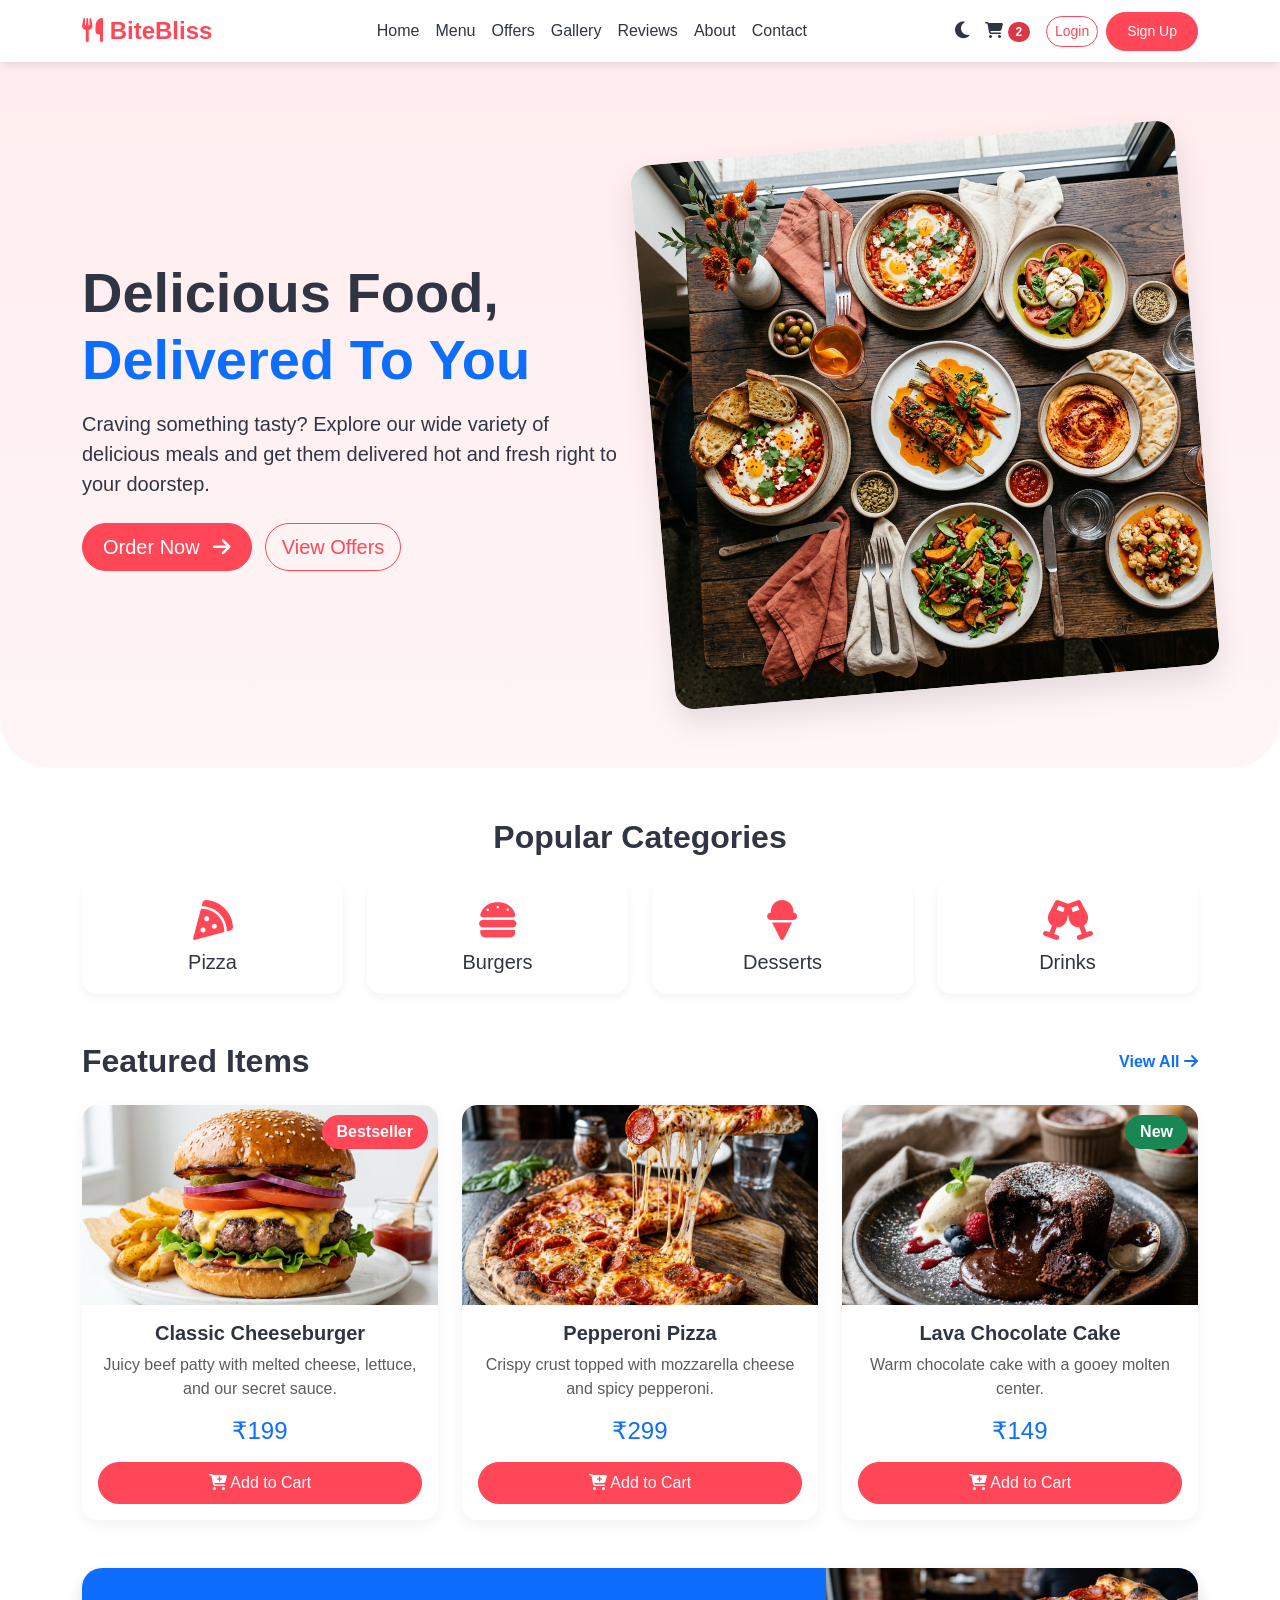
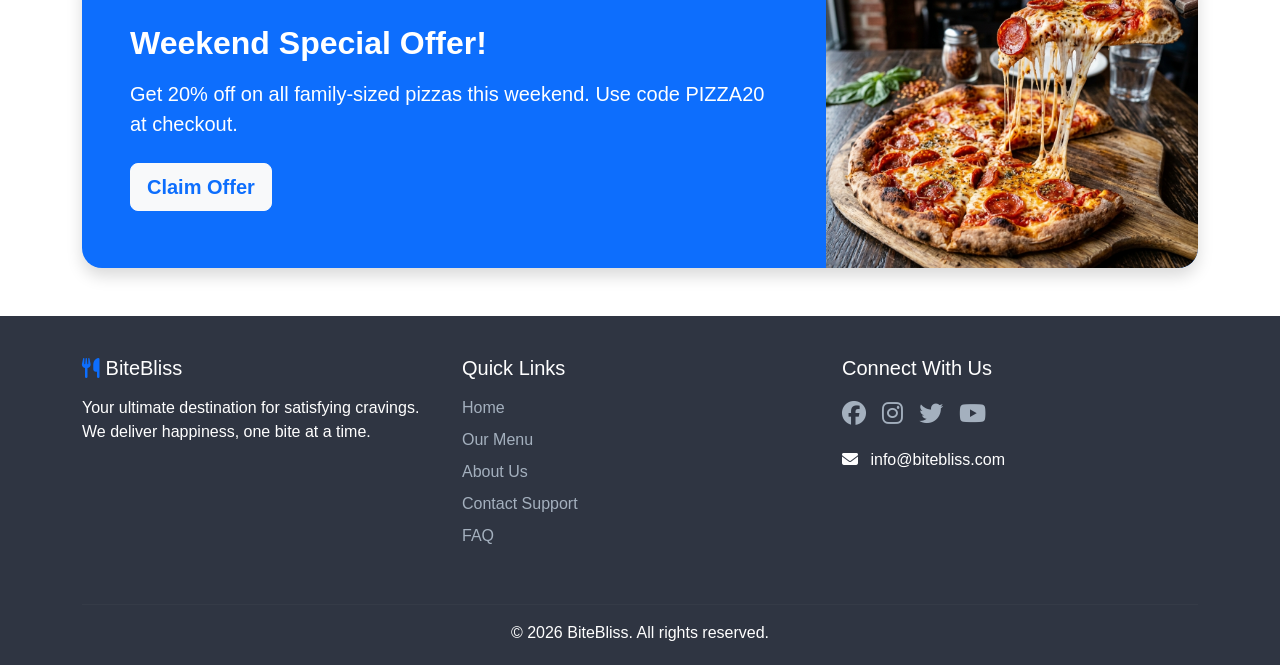
<file: index.html>
<!DOCTYPE html>
<html lang="en">
<head>
    <meta charset="UTF-8">
    <meta name="viewport" content="width=device-width, initial-scale=1.0">
    <title>BiteBliss - Online Food Ordering</title>
    <!-- Bootstrap CSS -->
    <link href="https://cdn.jsdelivr.net/npm/bootstrap@5.3.0/dist/css/bootstrap.min.css" rel="stylesheet">
    <!-- FontAwesome Icons -->
    <link rel="stylesheet" href="https://cdnjs.cloudflare.com/ajax/libs/font-awesome/6.4.0/css/all.min.css">
    <!-- Custom CSS -->
    <link rel="stylesheet" href="css/style.css">
</head>
<body>
    <!-- Navbar -->
    <nav class="navbar navbar-expand-lg sticky-top">
        <div class="container">
            <a class="navbar-brand" href="index.html"><i class="fas fa-utensils"></i> BiteBliss</a>
            <button class="navbar-toggler" type="button" data-bs-toggle="collapse" data-bs-target="#navbarNav">
                <span class="navbar-toggler-icon"></span>
            </button>
            <div class="collapse navbar-collapse" id="navbarNav">
                <ul class="navbar-nav mx-auto">
                    <li class="nav-item"><a class="nav-link active" href="index.html">Home</a></li>
                    <li class="nav-item"><a class="nav-link" href="menu.html">Menu</a></li>
                    <li class="nav-item"><a class="nav-link" href="offers.html">Offers</a></li>
                    <li class="nav-item"><a class="nav-link" href="gallery.html">Gallery</a></li>
                    <li class="nav-item"><a class="nav-link" href="reviews.html">Reviews</a></li>
                    <li class="nav-item"><a class="nav-link" href="about.html">About</a></li>
                    <li class="nav-item"><a class="nav-link" href="contact.html">Contact</a></li>
                </ul>
                <div class="d-flex align-items-center mt-2 mt-lg-0">
                    <span id="darkModeToggle" class="me-3" title="Toggle Dark Mode"><i class="fas fa-moon"></i></span>
                    <a href="cart.html" class="nav-link me-3"><i class="fas fa-shopping-cart"></i> <span class="badge bg-danger rounded-pill">2</span></a>
                    <a href="login.html" class="btn btn-outline-primary btn-sm me-2">Login</a>
                    <a href="register.html" class="btn btn-primary btn-sm">Sign Up</a>
                </div>
            </div>
        </div>
    </nav>

    <!-- Main Content -->
    <main>
        <!-- Hero Section -->
        <section class="hero-section">
            <div class="container">
                <div class="row align-items-center">
                    <div class="col-md-6 mb-4 mb-md-0 text-center text-md-start">
                        <h1 class="display-4 fw-bold mb-3">Delicious Food,<br><span class="text-primary">Delivered To You</span></h1>
                        <p class="lead mb-4">Craving something tasty? Explore our wide variety of delicious meals and get them delivered hot and fresh right to your doorstep.</p>
                        <a href="menu.html" class="btn btn-primary btn-lg me-2">Order Now <i class="fas fa-arrow-right ms-2"></i></a>
                        <a href="offers.html" class="btn btn-outline-primary btn-lg">View Offers</a>
                    </div>
                    <div class="col-md-6 text-center">
                        <img src="images/hero_food.png" alt="Delicious Food" class="hero-img img-fluid">
                    </div>
                </div>
            </div>
        </section>

        <!-- Popular Categories Section -->
        <section class="container mb-5">
            <h2 class="text-center mb-4 fw-bold">Popular Categories</h2>
            <div class="row g-4">
                <div class="col-6 col-md-3">
                    <a href="menu.html" class="category-card">
                        <i class="fas fa-pizza-slice"></i>
                        <h5 class="mb-0">Pizza</h5>
                    </a>
                </div>
                <div class="col-6 col-md-3">
                    <a href="menu.html" class="category-card">
                        <i class="fas fa-hamburger"></i>
                        <h5 class="mb-0">Burgers</h5>
                    </a>
                </div>
                <div class="col-6 col-md-3">
                    <a href="menu.html" class="category-card">
                        <i class="fas fa-ice-cream"></i>
                        <h5 class="mb-0">Desserts</h5>
                    </a>
                </div>
                <div class="col-6 col-md-3">
                    <a href="menu.html" class="category-card">
                        <i class="fas fa-glass-cheers"></i>
                        <h5 class="mb-0">Drinks</h5>
                    </a>
                </div>
            </div>
        </section>

        <!-- Featured Food Items Section -->
        <section class="container mb-5">
            <div class="d-flex justify-content-between align-items-center mb-4">
                <h2 class="fw-bold mb-0">Featured Items</h2>
                <a href="menu.html" class="text-primary text-decoration-none fw-bold">View All <i class="fas fa-arrow-right"></i></a>
            </div>
            <div class="row g-4">
                <!-- Food Item 1 -->
                <div class="col-md-4">
                    <div class="card h-100">
                        <span class="offer-badge">Bestseller</span>
                        <img src="images/burger.png" class="card-img-top" alt="Classic Burger">
                        <div class="card-body text-center">
                            <h5 class="card-title fw-bold">Classic Cheeseburger</h5>
                            <p class="card-text text-muted">Juicy beef patty with melted cheese, lettuce, and our secret sauce.</p>
                            <h4 class="text-primary mb-3">₹199</h4>
                            <button class="btn btn-primary w-100 add-to-cart"><i class="fas fa-cart-plus"></i> Add to Cart</button>
                        </div>
                    </div>
                </div>
                <!-- Food Item 2 -->
                <div class="col-md-4">
                    <div class="card h-100">
                        <img src="images/pizza.png" class="card-img-top" alt="Pepperoni Pizza">
                        <div class="card-body text-center">
                            <h5 class="card-title fw-bold">Pepperoni Pizza</h5>
                            <p class="card-text text-muted">Crispy crust topped with mozzarella cheese and spicy pepperoni.</p>
                            <h4 class="text-primary mb-3">₹299</h4>
                            <button class="btn btn-primary w-100 add-to-cart"><i class="fas fa-cart-plus"></i> Add to Cart</button>
                        </div>
                    </div>
                </div>
                <!-- Food Item 3 -->
                <div class="col-md-4">
                    <div class="card h-100">
                        <span class="offer-badge bg-success">New</span>
                        <img src="images/dessert.png" class="card-img-top" alt="Chocolate Cake">
                        <div class="card-body text-center">
                            <h5 class="card-title fw-bold">Lava Chocolate Cake</h5>
                            <p class="card-text text-muted">Warm chocolate cake with a gooey molten center.</p>
                            <h4 class="text-primary mb-3">₹149</h4>
                            <button class="btn btn-primary w-100 add-to-cart"><i class="fas fa-cart-plus"></i> Add to Cart</button>
                        </div>
                    </div>
                </div>
            </div>
        </section>

        <!-- Special Offers Banner -->
        <section class="container mb-5">
            <div class="card bg-primary text-white border-0 shadow" style="border-radius: 20px; overflow: hidden;">
                <div class="row g-0 align-items-center">
                    <div class="col-md-8 p-5">
                        <h2 class="fw-bold mb-3">Weekend Special Offer!</h2>
                        <p class="lead mb-4">Get 20% off on all family-sized pizzas this weekend. Use code <strong>PIZZA20</strong> at checkout.</p>
                        <a href="offers.html" class="btn btn-light btn-lg text-primary fw-bold">Claim Offer</a>
                    </div>
                    <div class="col-md-4 d-none d-md-block" style="background: url('images/pizza.png') center/cover; height: 100%; min-height: 300px;">
                    </div>
                </div>
            </div>
        </section>
    </main>

    <!-- Footer -->
    <footer>
        <div class="container">
            <div class="row">
                <div class="col-md-4 mb-4">
                    <h5><i class="fas fa-utensils text-primary"></i> BiteBliss</h5>
                    <p class="mt-3">Your ultimate destination for satisfying cravings. We deliver happiness, one bite at a time.</p>
                </div>
                <div class="col-md-4 mb-4">
                    <h5>Quick Links</h5>
                    <ul class="list-unstyled mt-3">
                        <li class="mb-2"><a href="index.html">Home</a></li>
                        <li class="mb-2"><a href="menu.html">Our Menu</a></li>
                        <li class="mb-2"><a href="about.html">About Us</a></li>
                        <li class="mb-2"><a href="contact.html">Contact Support</a></li>
                        <li class="mb-2"><a href="faq.html">FAQ</a></li>
                    </ul>
                </div>
                <div class="col-md-4 mb-4">
                    <h5>Connect With Us</h5>
                    <div class="d-flex gap-3 mt-3 fs-4">
                        <a href="#"><i class="fab fa-facebook"></i></a>
                        <a href="#"><i class="fab fa-instagram"></i></a>
                        <a href="#"><i class="fab fa-twitter"></i></a>
                        <a href="#"><i class="fab fa-youtube"></i></a>
                    </div>
                    <p class="mt-3"><i class="fas fa-envelope me-2"></i> info@bitebliss.com</p>
                </div>
            </div>
            <hr style="border-color: rgba(255,255,255,0.1);">
            <div class="text-center mt-3">
                <p class="mb-0">&copy; 2026 BiteBliss. All rights reserved.</p>
            </div>
        </div>
    </footer>

    <!-- Bootstrap JS -->
    <script src="https://cdn.jsdelivr.net/npm/bootstrap@5.3.0/dist/js/bootstrap.bundle.min.js"></script>
    <!-- Custom JS -->
    <script src="js/script.js"></script>
</body>
</html>
</file>
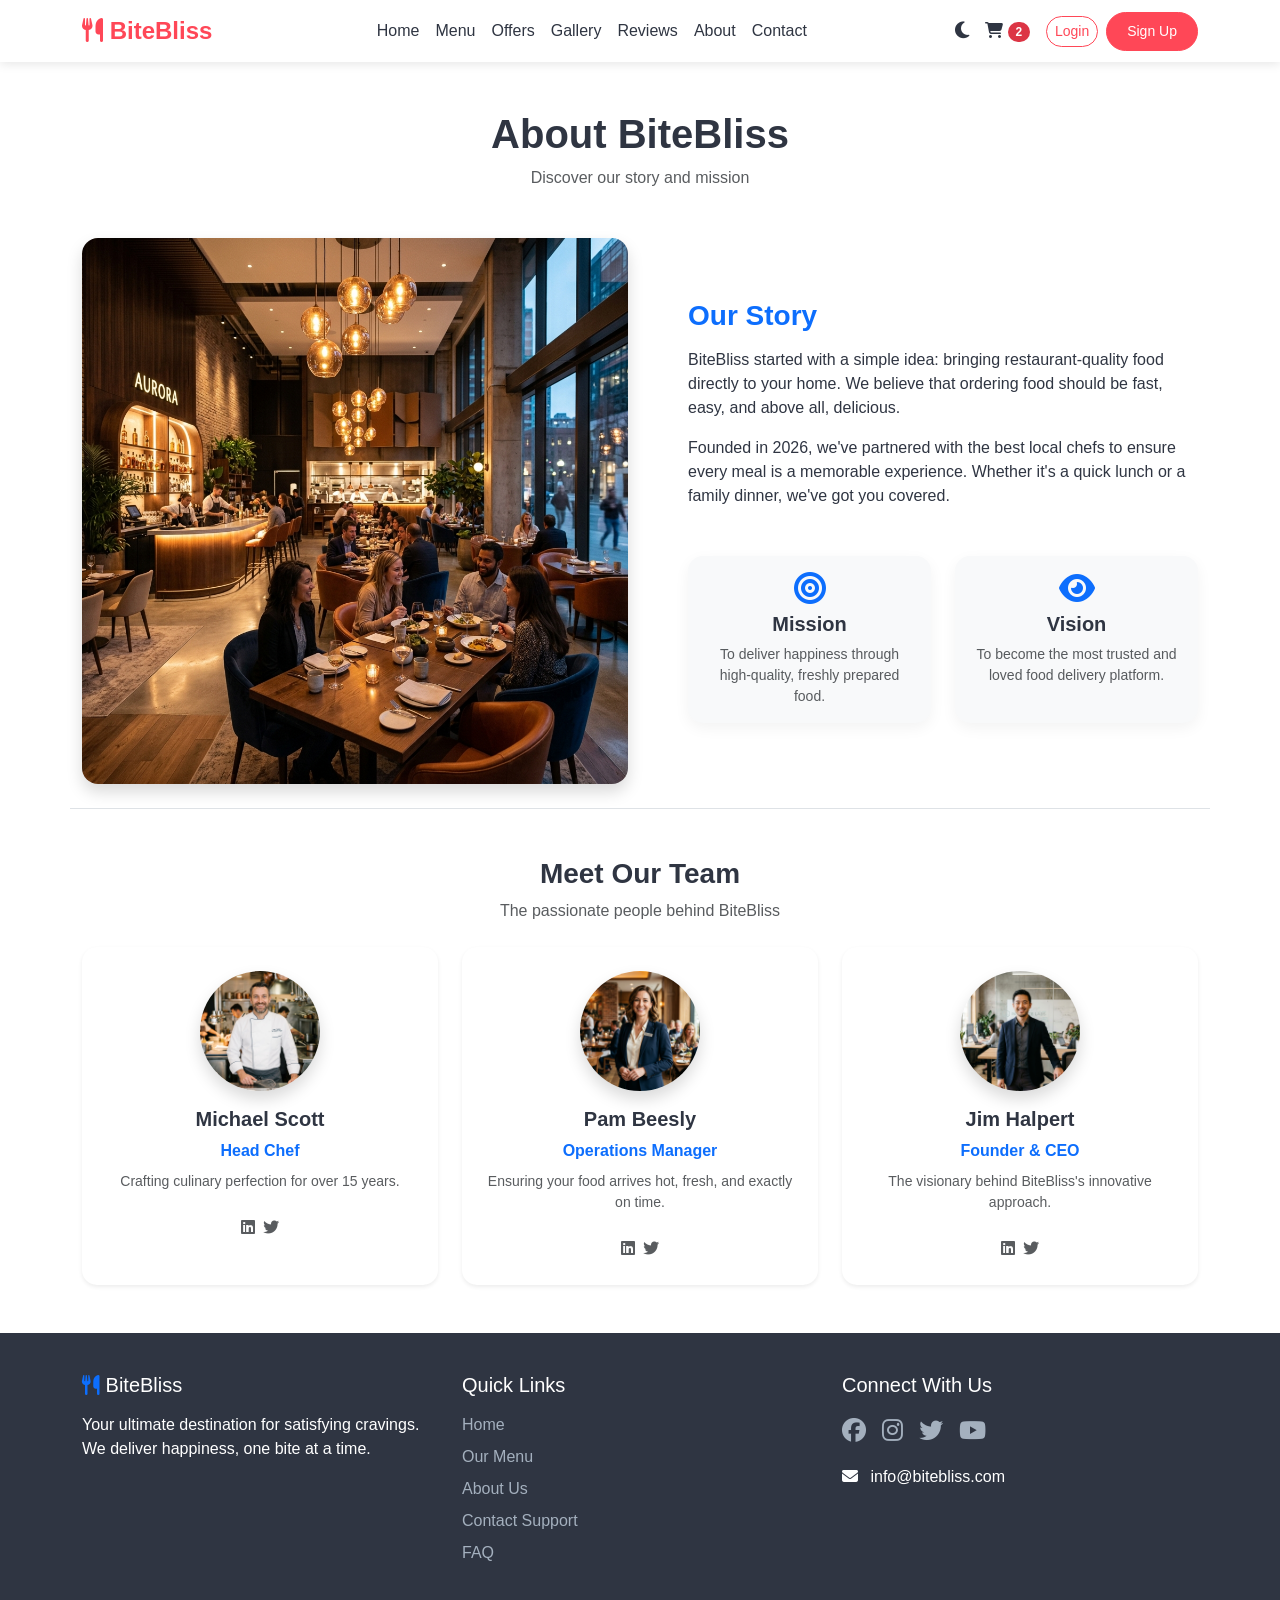
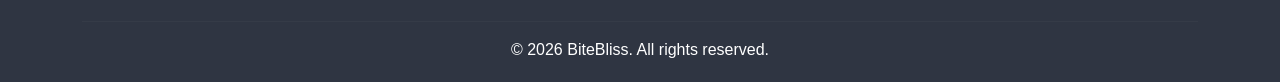
<file: about.html>
<!DOCTYPE html>
<html lang="en">
<head>
    <meta charset="UTF-8">
    <meta name="viewport" content="width=device-width, initial-scale=1.0">
    <title>About - BiteBliss</title>
    <!-- Bootstrap CSS -->
    <link href="https://cdn.jsdelivr.net/npm/bootstrap@5.3.0/dist/css/bootstrap.min.css" rel="stylesheet">
    <!-- FontAwesome Icons -->
    <link rel="stylesheet" href="https://cdnjs.cloudflare.com/ajax/libs/font-awesome/6.4.0/css/all.min.css">
    <!-- Custom CSS -->
    <link rel="stylesheet" href="css/style.css">
</head>
<body>
    <!-- Navbar -->
    <nav class="navbar navbar-expand-lg sticky-top">
        <div class="container">
            <a class="navbar-brand" href="index.html"><i class="fas fa-utensils"></i> BiteBliss</a>
            <button class="navbar-toggler" type="button" data-bs-toggle="collapse" data-bs-target="#navbarNav">
                <span class="navbar-toggler-icon"></span>
            </button>
            <div class="collapse navbar-collapse" id="navbarNav">
                <ul class="navbar-nav mx-auto">
                    <li class="nav-item"><a class="nav-link" href="index.html">Home</a></li>
                    <li class="nav-item"><a class="nav-link" href="menu.html">Menu</a></li>
                    <li class="nav-item"><a class="nav-link" href="offers.html">Offers</a></li>
                    <li class="nav-item"><a class="nav-link" href="gallery.html">Gallery</a></li>
                    <li class="nav-item"><a class="nav-link" href="reviews.html">Reviews</a></li>
                    <li class="nav-item"><a class="nav-link active" href="about.html">About</a></li>
                    <li class="nav-item"><a class="nav-link" href="contact.html">Contact</a></li>
                </ul>
                <div class="d-flex align-items-center mt-2 mt-lg-0">
                    <span id="darkModeToggle" class="me-3" title="Toggle Dark Mode"><i class="fas fa-moon"></i></span>
                    <a href="cart.html" class="nav-link me-3"><i class="fas fa-shopping-cart"></i> <span class="badge bg-danger rounded-pill">2</span></a>
                    <a href="login.html" class="btn btn-outline-primary btn-sm me-2">Login</a>
                    <a href="register.html" class="btn btn-primary btn-sm">Sign Up</a>
                </div>
            </div>
        </div>
    </nav>

    <!-- Main Content -->
    <main class="py-5">
        <div class="container">
            <div class="text-center mb-5">
                <h1 class="fw-bold">About BiteBliss</h1>
                <p class="text-muted">Discover our story and mission</p>
            </div>

            <!-- Story Section -->
            <div class="row align-items-center mb-5 pb-4 border-bottom">
                <div class="col-md-6 mb-4 mb-md-0">
                    <img src="images/restaurant_interior.png" class="img-fluid rounded-4 shadow" alt="Restaurant Interior">
                </div>
                <div class="col-md-6 ps-md-5">
                    <h3 class="fw-bold mb-3 text-primary">Our Story</h3>
                    <p>BiteBliss started with a simple idea: bringing restaurant-quality food directly to your home. We believe that ordering food should be fast, easy, and above all, delicious.</p>
                    <p>Founded in 2026, we've partnered with the best local chefs to ensure every meal is a memorable experience. Whether it's a quick lunch or a family dinner, we've got you covered.</p>
                    
                    <div class="row mt-4 g-4">
                        <div class="col-6">
                            <div class="card bg-light border-0 h-100 p-3 text-center">
                                <i class="fas fa-bullseye text-primary fs-2 mb-2"></i>
                                <h5 class="fw-bold">Mission</h5>
                                <p class="small text-muted mb-0">To deliver happiness through high-quality, freshly prepared food.</p>
                            </div>
                        </div>
                        <div class="col-6">
                            <div class="card bg-light border-0 h-100 p-3 text-center">
                                <i class="fas fa-eye text-primary fs-2 mb-2"></i>
                                <h5 class="fw-bold">Vision</h5>
                                <p class="small text-muted mb-0">To become the most trusted and loved food delivery platform.</p>
                            </div>
                        </div>
                    </div>
                </div>
            </div>

            <!-- Team Section -->
            <div class="text-center mb-4">
                <h3 class="fw-bold">Meet Our Team</h3>
                <p class="text-muted">The passionate people behind BiteBliss</p>
            </div>
            
            <div class="row g-4 text-center">
                <div class="col-md-4">
                    <div class="card h-100 p-4 border-0 shadow-sm">
                        <img src="images/person_1.png" class="rounded-circle mx-auto mb-3 shadow" style="width: 120px; height: 120px; object-fit: cover;" alt="Chef">
                        <h5 class="fw-bold">Michael Scott</h5>
                        <p class="text-primary mb-2 fw-bold">Head Chef</p>
                        <p class="text-muted small">Crafting culinary perfection for over 15 years.</p>
                        <div class="d-flex justify-content-center gap-2 mt-2">
                            <a href="#" class="text-muted"><i class="fab fa-linkedin"></i></a>
                            <a href="#" class="text-muted"><i class="fab fa-twitter"></i></a>
                        </div>
                    </div>
                </div>
                <div class="col-md-4">
                    <div class="card h-100 p-4 border-0 shadow-sm">
                        <img src="images/person_2.png" class="rounded-circle mx-auto mb-3 shadow" style="width: 120px; height: 120px; object-fit: cover;" alt="Manager">
                        <h5 class="fw-bold">Pam Beesly</h5>
                        <p class="text-primary mb-2 fw-bold">Operations Manager</p>
                        <p class="text-muted small">Ensuring your food arrives hot, fresh, and exactly on time.</p>
                        <div class="d-flex justify-content-center gap-2 mt-2">
                            <a href="#" class="text-muted"><i class="fab fa-linkedin"></i></a>
                            <a href="#" class="text-muted"><i class="fab fa-twitter"></i></a>
                        </div>
                    </div>
                </div>
                <div class="col-md-4">
                    <div class="card h-100 p-4 border-0 shadow-sm">
                        <img src="images/person_3.png" class="rounded-circle mx-auto mb-3 shadow" style="width: 120px; height: 120px; object-fit: cover;" alt="Founder">
                        <h5 class="fw-bold">Jim Halpert</h5>
                        <p class="text-primary mb-2 fw-bold">Founder & CEO</p>
                        <p class="text-muted small">The visionary behind BiteBliss's innovative approach.</p>
                        <div class="d-flex justify-content-center gap-2 mt-2">
                            <a href="#" class="text-muted"><i class="fab fa-linkedin"></i></a>
                            <a href="#" class="text-muted"><i class="fab fa-twitter"></i></a>
                        </div>
                    </div>
                </div>
            </div>
        </div>
    </main>

    <!-- Footer -->
    <footer>
        <div class="container">
            <div class="row">
                <div class="col-md-4 mb-4">
                    <h5><i class="fas fa-utensils text-primary"></i> BiteBliss</h5>
                    <p class="mt-3">Your ultimate destination for satisfying cravings. We deliver happiness, one bite at a time.</p>
                </div>
                <div class="col-md-4 mb-4">
                    <h5>Quick Links</h5>
                    <ul class="list-unstyled mt-3">
                        <li class="mb-2"><a href="index.html">Home</a></li>
                        <li class="mb-2"><a href="menu.html">Our Menu</a></li>
                        <li class="mb-2"><a href="about.html">About Us</a></li>
                        <li class="mb-2"><a href="contact.html">Contact Support</a></li>
                        <li class="mb-2"><a href="faq.html">FAQ</a></li>
                    </ul>
                </div>
                <div class="col-md-4 mb-4">
                    <h5>Connect With Us</h5>
                    <div class="d-flex gap-3 mt-3 fs-4">
                        <a href="#"><i class="fab fa-facebook"></i></a>
                        <a href="#"><i class="fab fa-instagram"></i></a>
                        <a href="#"><i class="fab fa-twitter"></i></a>
                        <a href="#"><i class="fab fa-youtube"></i></a>
                    </div>
                    <p class="mt-3"><i class="fas fa-envelope me-2"></i> info@bitebliss.com</p>
                </div>
            </div>
            <hr style="border-color: rgba(255,255,255,0.1);">
            <div class="text-center mt-3">
                <p class="mb-0">&copy; 2026 BiteBliss. All rights reserved.</p>
            </div>
        </div>
    </footer>

    <!-- Bootstrap JS -->
    <script src="https://cdn.jsdelivr.net/npm/bootstrap@5.3.0/dist/js/bootstrap.bundle.min.js"></script>
    <!-- Custom JS -->
    <script src="js/script.js"></script>
</body>
</html>
</file>
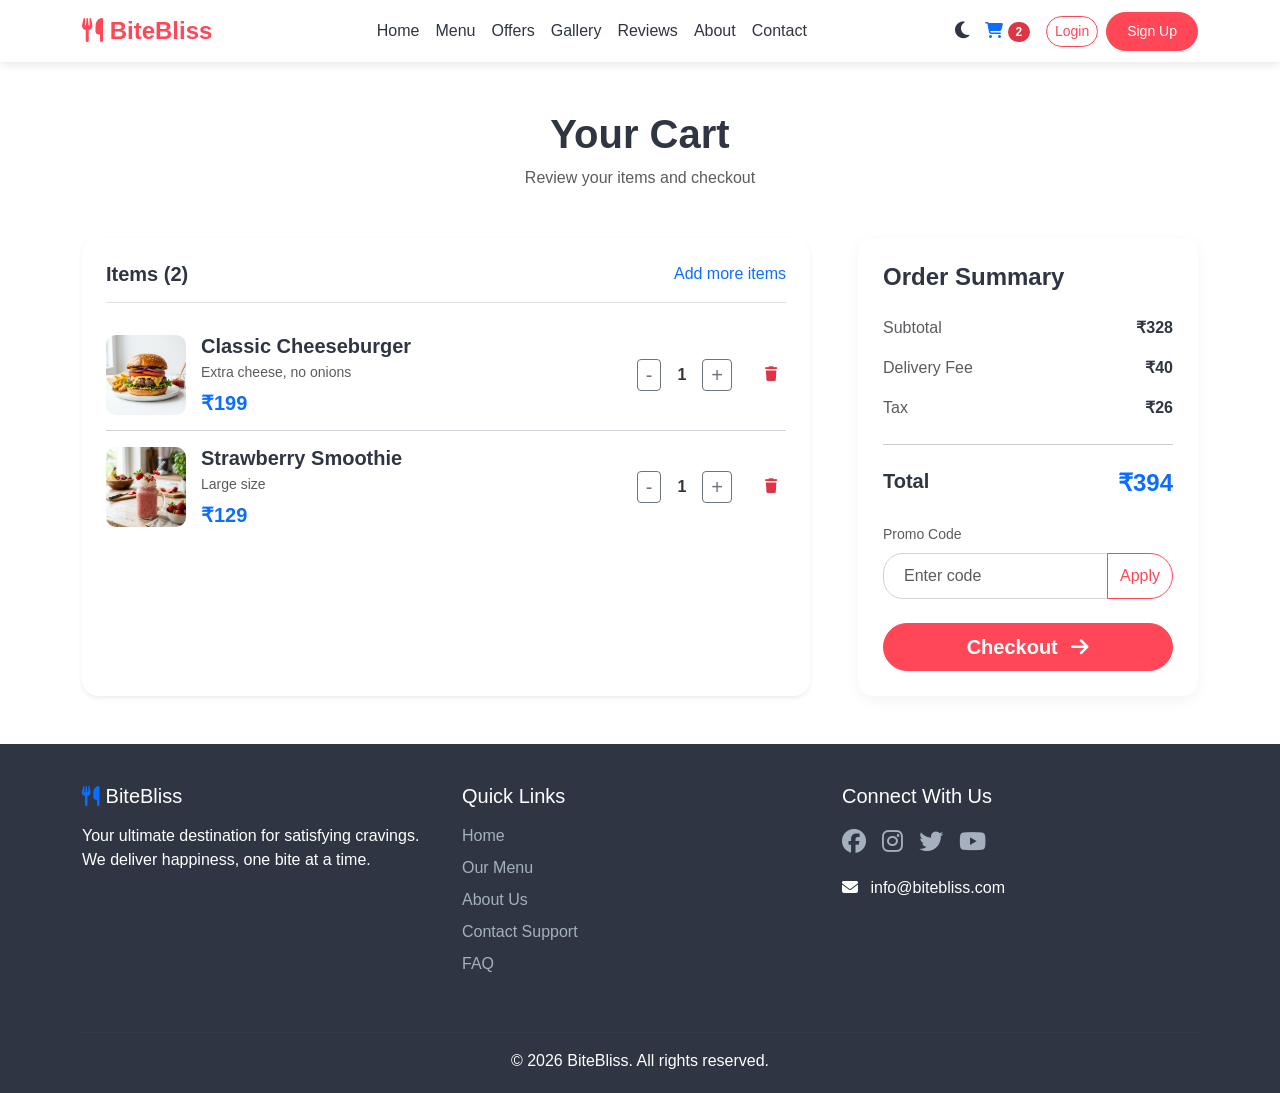
<file: cart.html>
<!DOCTYPE html>
<html lang="en">
<head>
    <meta charset="UTF-8">
    <meta name="viewport" content="width=device-width, initial-scale=1.0">
    <title>Cart - BiteBliss</title>
    <!-- Bootstrap CSS -->
    <link href="https://cdn.jsdelivr.net/npm/bootstrap@5.3.0/dist/css/bootstrap.min.css" rel="stylesheet">
    <!-- FontAwesome Icons -->
    <link rel="stylesheet" href="https://cdnjs.cloudflare.com/ajax/libs/font-awesome/6.4.0/css/all.min.css">
    <!-- Custom CSS -->
    <link rel="stylesheet" href="css/style.css">
</head>
<body>
    <!-- Navbar -->
    <nav class="navbar navbar-expand-lg sticky-top">
        <div class="container">
            <a class="navbar-brand" href="index.html"><i class="fas fa-utensils"></i> BiteBliss</a>
            <button class="navbar-toggler" type="button" data-bs-toggle="collapse" data-bs-target="#navbarNav">
                <span class="navbar-toggler-icon"></span>
            </button>
            <div class="collapse navbar-collapse" id="navbarNav">
                <ul class="navbar-nav mx-auto">
                    <li class="nav-item"><a class="nav-link" href="index.html">Home</a></li>
                    <li class="nav-item"><a class="nav-link" href="menu.html">Menu</a></li>
                    <li class="nav-item"><a class="nav-link" href="offers.html">Offers</a></li>
                    <li class="nav-item"><a class="nav-link" href="gallery.html">Gallery</a></li>
                    <li class="nav-item"><a class="nav-link" href="reviews.html">Reviews</a></li>
                    <li class="nav-item"><a class="nav-link" href="about.html">About</a></li>
                    <li class="nav-item"><a class="nav-link" href="contact.html">Contact</a></li>
                </ul>
                <div class="d-flex align-items-center mt-2 mt-lg-0">
                    <span id="darkModeToggle" class="me-3" title="Toggle Dark Mode"><i class="fas fa-moon"></i></span>
                    <a href="cart.html" class="nav-link me-3 active"><i class="fas fa-shopping-cart text-primary"></i> <span class="badge bg-danger rounded-pill">2</span></a>
                    <a href="login.html" class="btn btn-outline-primary btn-sm me-2">Login</a>
                    <a href="register.html" class="btn btn-primary btn-sm">Sign Up</a>
                </div>
            </div>
        </div>
    </nav>

    <!-- Main Content -->
    <main class="py-5">
        <div class="container">
            <div class="text-center mb-5">
                <h1 class="fw-bold">Your Cart</h1>
                <p class="text-muted">Review your items and checkout</p>
            </div>
            
            <div class="row g-5">
                <!-- Cart Items -->
                <div class="col-lg-8">
                    <div class="card border-0 shadow-sm rounded-4 p-4 mb-4">
                        <div class="d-flex justify-content-between border-bottom pb-3 mb-3">
                            <h5 class="fw-bold mb-0">Items (2)</h5>
                            <a href="menu.html" class="text-primary text-decoration-none">Add more items</a>
                        </div>
                        
                        <!-- Item 1 -->
                        <div class="cart-item">
                            <img src="images/burger.png" alt="Classic Burger">
                            <div class="flex-grow-1">
                                <h5 class="fw-bold mb-1">Classic Cheeseburger</h5>
                                <p class="text-muted small mb-2">Extra cheese, no onions</p>
                                <h5 class="text-primary fw-bold mb-0">₹199</h5>
                            </div>
                            <div class="d-flex align-items-center">
                                <button class="btn btn-sm btn-outline-secondary px-2 py-0 fs-5">-</button>
                                <span class="mx-3 fw-bold">1</span>
                                <button class="btn btn-sm btn-outline-secondary px-2 py-0 fs-5">+</button>
                                <button class="btn btn-sm text-danger ms-4"><i class="fas fa-trash"></i></button>
                            </div>
                        </div>
                        
                        <!-- Item 2 -->
                        <div class="cart-item border-bottom-0 pb-0">
                            <img src="images/smoothie.png" alt="Strawberry Smoothie">
                            <div class="flex-grow-1">
                                <h5 class="fw-bold mb-1">Strawberry Smoothie</h5>
                                <p class="text-muted small mb-2">Large size</p>
                                <h5 class="text-primary fw-bold mb-0">₹129</h5>
                            </div>
                            <div class="d-flex align-items-center">
                                <button class="btn btn-sm btn-outline-secondary px-2 py-0 fs-5">-</button>
                                <span class="mx-3 fw-bold">1</span>
                                <button class="btn btn-sm btn-outline-secondary px-2 py-0 fs-5">+</button>
                                <button class="btn btn-sm text-danger ms-4"><i class="fas fa-trash"></i></button>
                            </div>
                        </div>
                    </div>
                </div>
                
                <!-- Order Summary -->
                <div class="col-lg-4">
                    <div class="cart-summary">
                        <h4 class="fw-bold mb-4">Order Summary</h4>
                        
                        <div class="d-flex justify-content-between mb-3">
                            <span class="text-muted">Subtotal</span>
                            <span class="fw-bold">₹328</span>
                        </div>
                        <div class="d-flex justify-content-between mb-3">
                            <span class="text-muted">Delivery Fee</span>
                            <span class="fw-bold">₹40</span>
                        </div>
                        <div class="d-flex justify-content-between mb-3">
                            <span class="text-muted">Tax</span>
                            <span class="fw-bold">₹26</span>
                        </div>
                        
                        <hr class="my-4">
                        
                        <div class="d-flex justify-content-between mb-4">
                            <h5 class="fw-bold mb-0">Total</h5>
                            <h4 class="text-primary fw-bold mb-0">₹394</h4>
                        </div>
                        
                        <div class="mb-4">
                            <label class="form-label text-muted small">Promo Code</label>
                            <div class="input-group">
                                <input type="text" class="form-control" placeholder="Enter code">
                                <button class="btn btn-outline-primary" type="button">Apply</button>
                            </div>
                        </div>
                        
                        <a href="checkout.html" class="btn btn-primary btn-lg w-100 fw-bold rounded-pill text-center d-block">Checkout <i class="fas fa-arrow-right ms-2"></i></a>
                    </div>
                </div>
            </div>
        </div>
    </main>

    <!-- Footer -->
    <footer>
        <div class="container">
            <div class="row">
                <div class="col-md-4 mb-4">
                    <h5><i class="fas fa-utensils text-primary"></i> BiteBliss</h5>
                    <p class="mt-3">Your ultimate destination for satisfying cravings. We deliver happiness, one bite at a time.</p>
                </div>
                <div class="col-md-4 mb-4">
                    <h5>Quick Links</h5>
                    <ul class="list-unstyled mt-3">
                        <li class="mb-2"><a href="index.html">Home</a></li>
                        <li class="mb-2"><a href="menu.html">Our Menu</a></li>
                        <li class="mb-2"><a href="about.html">About Us</a></li>
                        <li class="mb-2"><a href="contact.html">Contact Support</a></li>
                        <li class="mb-2"><a href="faq.html">FAQ</a></li>
                    </ul>
                </div>
                <div class="col-md-4 mb-4">
                    <h5>Connect With Us</h5>
                    <div class="d-flex gap-3 mt-3 fs-4">
                        <a href="#"><i class="fab fa-facebook"></i></a>
                        <a href="#"><i class="fab fa-instagram"></i></a>
                        <a href="#"><i class="fab fa-twitter"></i></a>
                        <a href="#"><i class="fab fa-youtube"></i></a>
                    </div>
                    <p class="mt-3"><i class="fas fa-envelope me-2"></i> info@bitebliss.com</p>
                </div>
            </div>
            <hr style="border-color: rgba(255,255,255,0.1);">
            <div class="text-center mt-3">
                <p class="mb-0">&copy; 2026 BiteBliss. All rights reserved.</p>
            </div>
        </div>
    </footer>

    <!-- Bootstrap JS -->
    <script src="https://cdn.jsdelivr.net/npm/bootstrap@5.3.0/dist/js/bootstrap.bundle.min.js"></script>
    <!-- Custom JS -->
    <script src="js/script.js"></script>
</body>
</html>
</file>
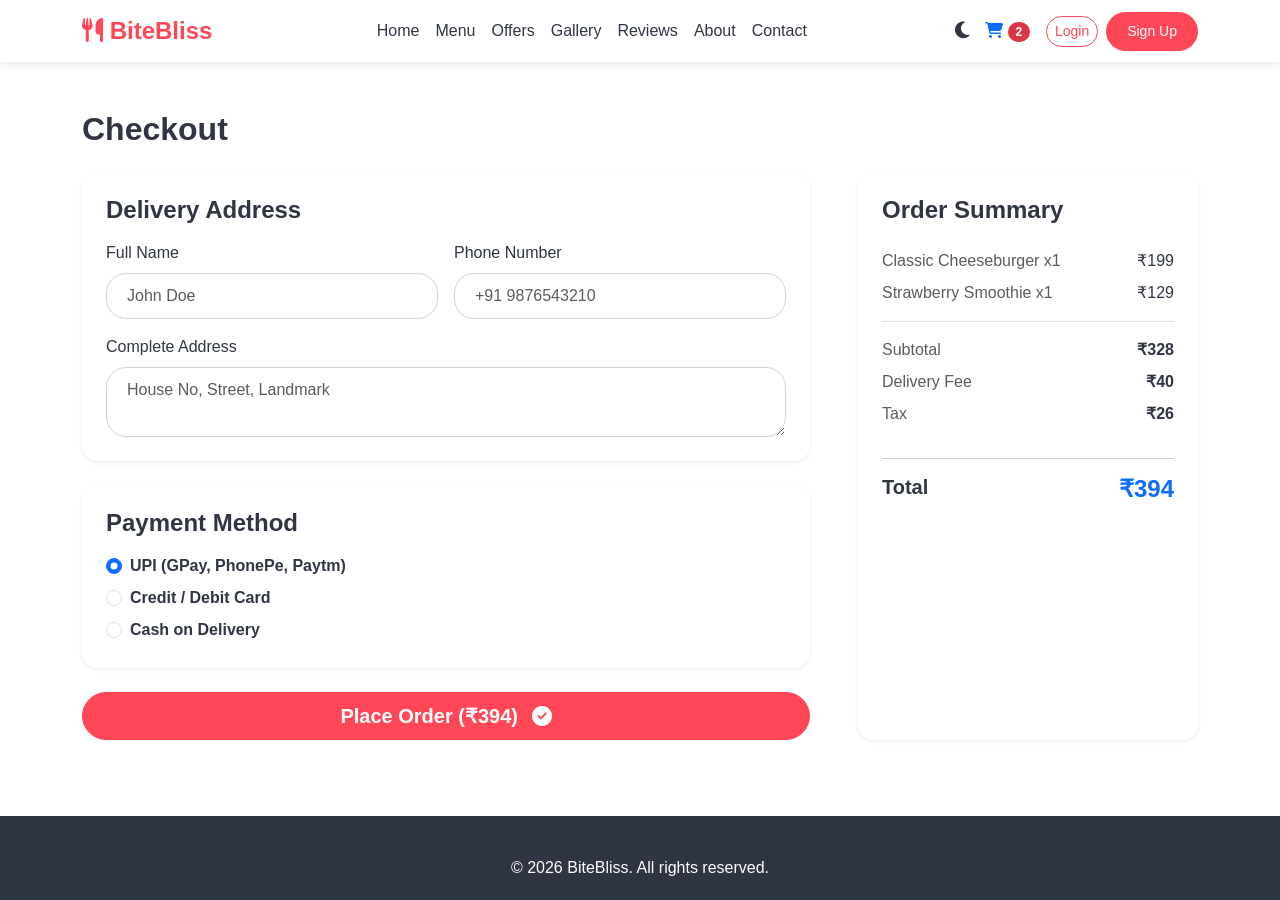
<file: checkout.html>
<!DOCTYPE html>
<html lang="en">
<head>
    <meta charset="UTF-8">
    <meta name="viewport" content="width=device-width, initial-scale=1.0">
    <title>Checkout - BiteBliss</title>
    <link href="https://cdn.jsdelivr.net/npm/bootstrap@5.3.0/dist/css/bootstrap.min.css" rel="stylesheet">
    <link rel="stylesheet" href="https://cdnjs.cloudflare.com/ajax/libs/font-awesome/6.4.0/css/all.min.css">
    <link rel="stylesheet" href="css/style.css">
</head>
<body>
    <!-- Navbar -->
    <nav class="navbar navbar-expand-lg sticky-top">
        <div class="container">
            <a class="navbar-brand" href="index.html"><i class="fas fa-utensils"></i> BiteBliss</a>
            <button class="navbar-toggler" type="button" data-bs-toggle="collapse" data-bs-target="#navbarNav">
                <span class="navbar-toggler-icon"></span>
            </button>
            <div class="collapse navbar-collapse" id="navbarNav">
                <ul class="navbar-nav mx-auto">
                    <li class="nav-item"><a class="nav-link" href="index.html">Home</a></li>
                    <li class="nav-item"><a class="nav-link" href="menu.html">Menu</a></li>
                    <li class="nav-item"><a class="nav-link" href="offers.html">Offers</a></li>
                    <li class="nav-item"><a class="nav-link" href="gallery.html">Gallery</a></li>
                    <li class="nav-item"><a class="nav-link" href="reviews.html">Reviews</a></li>
                    <li class="nav-item"><a class="nav-link" href="about.html">About</a></li>
                    <li class="nav-item"><a class="nav-link" href="contact.html">Contact</a></li>
                </ul>
                <div class="d-flex align-items-center mt-2 mt-lg-0">
                    <span id="darkModeToggle" class="me-3" title="Toggle Dark Mode"><i class="fas fa-moon"></i></span>
                    <a href="cart.html" class="nav-link me-3"><i class="fas fa-shopping-cart text-primary"></i> <span class="badge bg-danger rounded-pill">2</span></a>
                    <a href="login.html" class="btn btn-outline-primary btn-sm me-2">Login</a>
                    <a href="register.html" class="btn btn-primary btn-sm">Sign Up</a>
                </div>
            </div>
        </div>
    </nav>

    <main class="py-5">
        <div class="container">
            <h2 class="fw-bold mb-4">Checkout</h2>
            <div class="row g-5">
                <div class="col-lg-8">
                    <form action="order-success.html" method="GET">
                        <!-- Delivery Details -->
                        <div class="card p-4 border-0 shadow-sm rounded-4 mb-4">
                            <h4 class="fw-bold mb-3">Delivery Address</h4>
                            <div class="row g-3">
                                <div class="col-md-6">
                                    <label class="form-label">Full Name</label>
                                    <input type="text" class="form-control" required placeholder="John Doe">
                                </div>
                                <div class="col-md-6">
                                    <label class="form-label">Phone Number</label>
                                    <input type="text" class="form-control" required placeholder="+91 9876543210">
                                </div>
                                <div class="col-12">
                                    <label class="form-label">Complete Address</label>
                                    <textarea class="form-control" rows="2" required placeholder="House No, Street, Landmark"></textarea>
                                </div>
                            </div>
                        </div>

                        <!-- Payment Method -->
                        <div class="card p-4 border-0 shadow-sm rounded-4 mb-4">
                            <h4 class="fw-bold mb-3">Payment Method</h4>
                            <div class="form-check mb-2">
                                <input class="form-check-input" type="radio" name="payment" id="upi" checked>
                                <label class="form-check-label fw-bold" for="upi">UPI (GPay, PhonePe, Paytm)</label>
                            </div>
                            <div class="form-check mb-2">
                                <input class="form-check-input" type="radio" name="payment" id="card">
                                <label class="form-check-label fw-bold" for="card">Credit / Debit Card</label>
                            </div>
                            <div class="form-check">
                                <input class="form-check-input" type="radio" name="payment" id="cod">
                                <label class="form-check-label fw-bold" for="cod">Cash on Delivery</label>
                            </div>
                        </div>

                        <button type="submit" class="btn btn-primary btn-lg w-100 fw-bold rounded-pill">Place Order (₹394) <i class="fas fa-check-circle ms-2"></i></button>
                    </form>
                </div>
                
                <!-- Order Summary -->
                <div class="col-lg-4">
                    <div class="card p-4 border-0 shadow-sm rounded-4">
                        <h4 class="fw-bold mb-4">Order Summary</h4>
                        <div class="d-flex justify-content-between mb-2">
                            <span class="text-muted">Classic Cheeseburger x1</span>
                            <span>₹199</span>
                        </div>
                        <div class="d-flex justify-content-between mb-3 border-bottom pb-3">
                            <span class="text-muted">Strawberry Smoothie x1</span>
                            <span>₹129</span>
                        </div>
                        <div class="d-flex justify-content-between mb-2">
                            <span class="text-muted">Subtotal</span>
                            <span class="fw-bold">₹328</span>
                        </div>
                        <div class="d-flex justify-content-between mb-2">
                            <span class="text-muted">Delivery Fee</span>
                            <span class="fw-bold">₹40</span>
                        </div>
                        <div class="d-flex justify-content-between mb-3">
                            <span class="text-muted">Tax</span>
                            <span class="fw-bold">₹26</span>
                        </div>
                        <hr>
                        <div class="d-flex justify-content-between">
                            <h5 class="fw-bold mb-0">Total</h5>
                            <h4 class="text-primary fw-bold mb-0">₹394</h4>
                        </div>
                    </div>
                </div>
            </div>
        </div>
    </main>

    <!-- Footer -->
    <footer>
        <div class="container text-center">
            <p class="mb-0">&copy; 2026 BiteBliss. All rights reserved.</p>
        </div>
    </footer>
    <script src="https://cdn.jsdelivr.net/npm/bootstrap@5.3.0/dist/js/bootstrap.bundle.min.js"></script>
    <script src="js/script.js"></script>
</body>
</html>
</file>
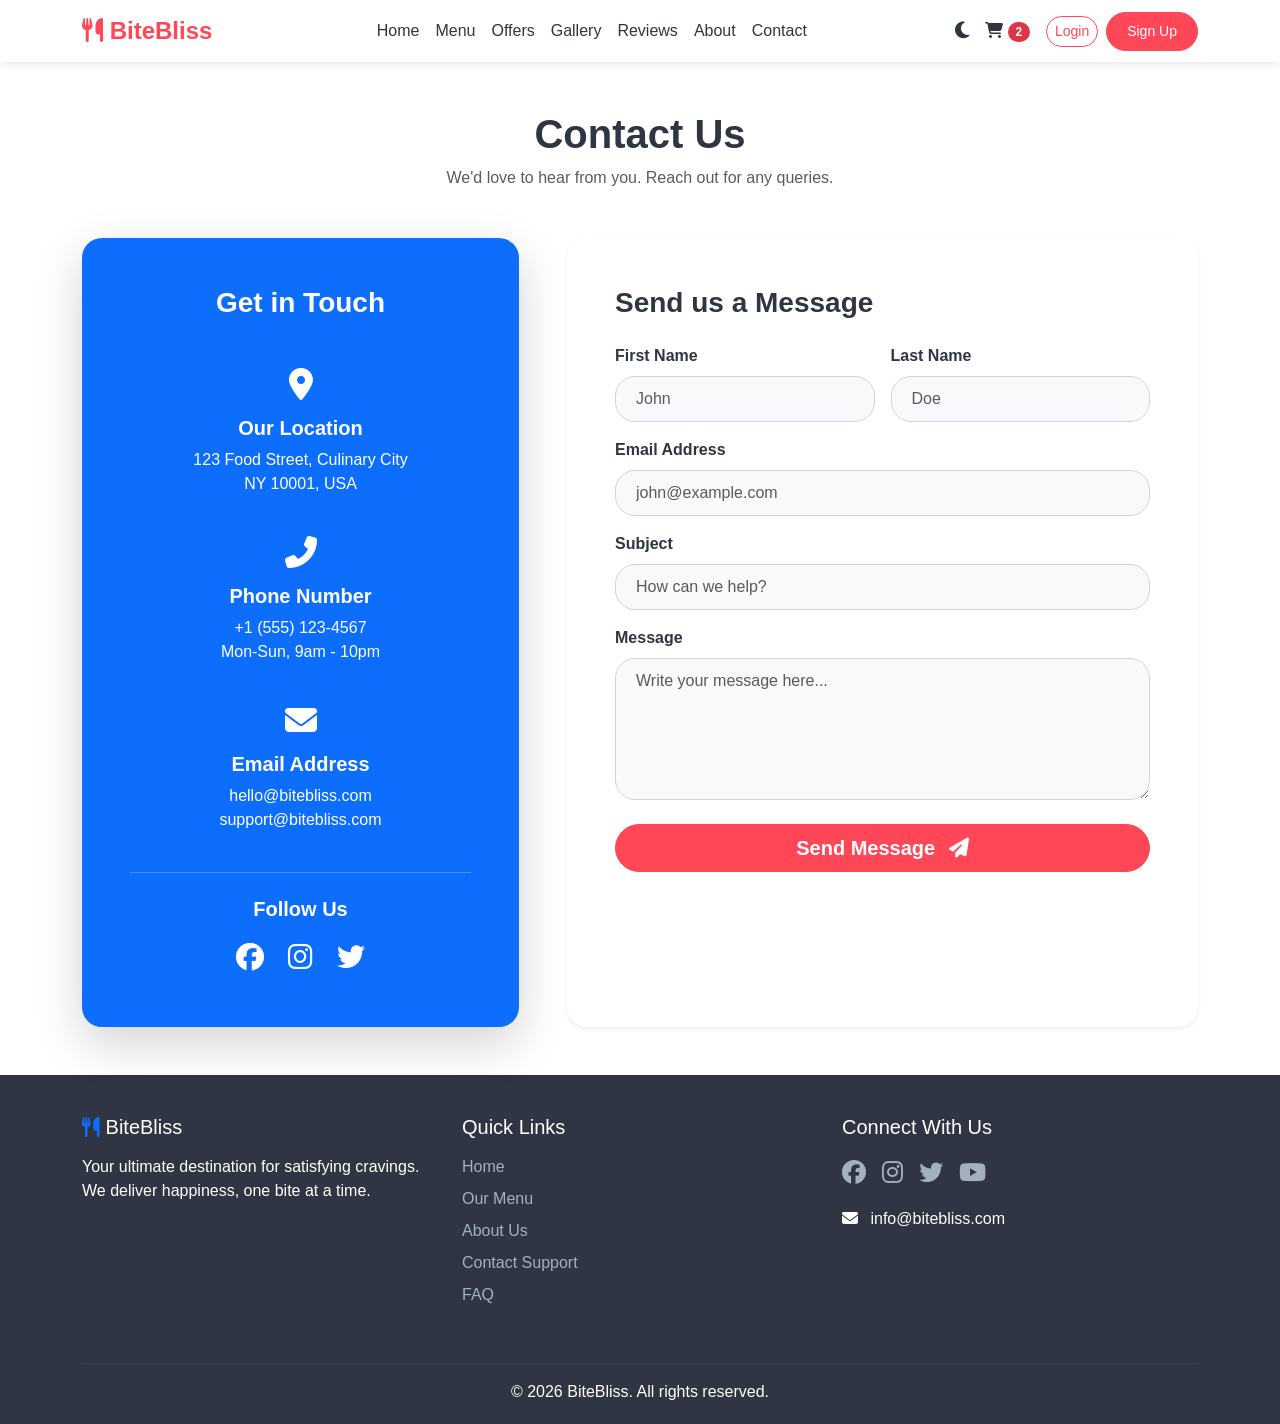
<file: contact.html>
<!DOCTYPE html>
<html lang="en">
<head>
    <meta charset="UTF-8">
    <meta name="viewport" content="width=device-width, initial-scale=1.0">
    <title>Contact - BiteBliss</title>
    <!-- Bootstrap CSS -->
    <link href="https://cdn.jsdelivr.net/npm/bootstrap@5.3.0/dist/css/bootstrap.min.css" rel="stylesheet">
    <!-- FontAwesome Icons -->
    <link rel="stylesheet" href="https://cdnjs.cloudflare.com/ajax/libs/font-awesome/6.4.0/css/all.min.css">
    <!-- Custom CSS -->
    <link rel="stylesheet" href="css/style.css">
</head>
<body>
    <!-- Navbar -->
    <nav class="navbar navbar-expand-lg sticky-top">
        <div class="container">
            <a class="navbar-brand" href="index.html"><i class="fas fa-utensils"></i> BiteBliss</a>
            <button class="navbar-toggler" type="button" data-bs-toggle="collapse" data-bs-target="#navbarNav">
                <span class="navbar-toggler-icon"></span>
            </button>
            <div class="collapse navbar-collapse" id="navbarNav">
                <ul class="navbar-nav mx-auto">
                    <li class="nav-item"><a class="nav-link" href="index.html">Home</a></li>
                    <li class="nav-item"><a class="nav-link" href="menu.html">Menu</a></li>
                    <li class="nav-item"><a class="nav-link" href="offers.html">Offers</a></li>
                    <li class="nav-item"><a class="nav-link" href="gallery.html">Gallery</a></li>
                    <li class="nav-item"><a class="nav-link" href="reviews.html">Reviews</a></li>
                    <li class="nav-item"><a class="nav-link" href="about.html">About</a></li>
                    <li class="nav-item"><a class="nav-link active" href="contact.html">Contact</a></li>
                </ul>
                <div class="d-flex align-items-center mt-2 mt-lg-0">
                    <span id="darkModeToggle" class="me-3" title="Toggle Dark Mode"><i class="fas fa-moon"></i></span>
                    <a href="cart.html" class="nav-link me-3"><i class="fas fa-shopping-cart"></i> <span class="badge bg-danger rounded-pill">2</span></a>
                    <a href="login.html" class="btn btn-outline-primary btn-sm me-2">Login</a>
                    <a href="register.html" class="btn btn-primary btn-sm">Sign Up</a>
                </div>
            </div>
        </div>
    </nav>

    <!-- Main Content -->
    <main class="py-5">
        <div class="container">
            <div class="text-center mb-5">
                <h1 class="fw-bold">Contact Us</h1>
                <p class="text-muted">We'd love to hear from you. Reach out for any queries.</p>
            </div>
            
            <div class="row g-5">
                <!-- Contact Info -->
                <div class="col-md-5">
                    <div class="card h-100 p-5 bg-primary text-white text-center border-0 shadow-lg" style="border-radius: 20px;">
                        <h3 class="fw-bold mb-5">Get in Touch</h3>
                        
                        <div class="mb-4">
                            <i class="fas fa-map-marker-alt fs-2 mb-3"></i>
                            <h5 class="fw-bold">Our Location</h5>
                            <p>123 Food Street, Culinary City<br>NY 10001, USA</p>
                        </div>
                        
                        <div class="mb-4">
                            <i class="fas fa-phone-alt fs-2 mb-3"></i>
                            <h5 class="fw-bold">Phone Number</h5>
                            <p>+1 (555) 123-4567<br>Mon-Sun, 9am - 10pm</p>
                        </div>
                        
                        <div class="mb-4">
                            <i class="fas fa-envelope fs-2 mb-3"></i>
                            <h5 class="fw-bold">Email Address</h5>
                            <p>hello@bitebliss.com<br>support@bitebliss.com</p>
                        </div>
                        
                        <div class="mt-auto pt-4 border-top border-light border-opacity-25">
                            <h5 class="mb-3 fw-bold">Follow Us</h5>
                            <div class="d-flex justify-content-center gap-4 fs-3">
                                <a href="#" class="text-white hover-opacity"><i class="fab fa-facebook"></i></a>
                                <a href="#" class="text-white hover-opacity"><i class="fab fa-instagram"></i></a>
                                <a href="#" class="text-white hover-opacity"><i class="fab fa-twitter"></i></a>
                            </div>
                        </div>
                    </div>
                </div>
                
                <!-- Contact Form -->
                <div class="col-md-7">
                    <div class="card p-5 h-100 border-0 shadow-sm" style="border-radius: 20px;">
                        <h3 class="fw-bold mb-4">Send us a Message</h3>
                        <form id="contactForm">
                            <div class="row g-3 mb-3">
                                <div class="col-md-6">
                                    <label for="firstName" class="form-label fw-bold">First Name</label>
                                    <input type="text" class="form-control bg-light" id="firstName" required placeholder="John">
                                </div>
                                <div class="col-md-6">
                                    <label for="lastName" class="form-label fw-bold">Last Name</label>
                                    <input type="text" class="form-control bg-light" id="lastName" required placeholder="Doe">
                                </div>
                            </div>
                            <div class="mb-3">
                                <label for="contactEmail" class="form-label fw-bold">Email Address</label>
                                <input type="email" class="form-control bg-light" id="contactEmail" required placeholder="john@example.com">
                            </div>
                            <div class="mb-3">
                                <label for="subject" class="form-label fw-bold">Subject</label>
                                <input type="text" class="form-control bg-light" id="subject" required placeholder="How can we help?">
                            </div>
                            <div class="mb-4">
                                <label for="message" class="form-label fw-bold">Message</label>
                                <textarea class="form-control bg-light" id="message" rows="5" required placeholder="Write your message here..."></textarea>
                            </div>
                            <button type="submit" class="btn btn-primary btn-lg w-100 fw-bold rounded-pill">Send Message <i class="fas fa-paper-plane ms-2"></i></button>
                        </form>
                    </div>
                </div>
            </div>
        </div>
    </main>

    <!-- Footer -->
    <footer>
        <div class="container">
            <div class="row">
                <div class="col-md-4 mb-4">
                    <h5><i class="fas fa-utensils text-primary"></i> BiteBliss</h5>
                    <p class="mt-3">Your ultimate destination for satisfying cravings. We deliver happiness, one bite at a time.</p>
                </div>
                <div class="col-md-4 mb-4">
                    <h5>Quick Links</h5>
                    <ul class="list-unstyled mt-3">
                        <li class="mb-2"><a href="index.html">Home</a></li>
                        <li class="mb-2"><a href="menu.html">Our Menu</a></li>
                        <li class="mb-2"><a href="about.html">About Us</a></li>
                        <li class="mb-2"><a href="contact.html">Contact Support</a></li>
                        <li class="mb-2"><a href="faq.html">FAQ</a></li>
                    </ul>
                </div>
                <div class="col-md-4 mb-4">
                    <h5>Connect With Us</h5>
                    <div class="d-flex gap-3 mt-3 fs-4">
                        <a href="#"><i class="fab fa-facebook"></i></a>
                        <a href="#"><i class="fab fa-instagram"></i></a>
                        <a href="#"><i class="fab fa-twitter"></i></a>
                        <a href="#"><i class="fab fa-youtube"></i></a>
                    </div>
                    <p class="mt-3"><i class="fas fa-envelope me-2"></i> info@bitebliss.com</p>
                </div>
            </div>
            <hr style="border-color: rgba(255,255,255,0.1);">
            <div class="text-center mt-3">
                <p class="mb-0">&copy; 2026 BiteBliss. All rights reserved.</p>
            </div>
        </div>
    </footer>

    <!-- Bootstrap JS -->
    <script src="https://cdn.jsdelivr.net/npm/bootstrap@5.3.0/dist/js/bootstrap.bundle.min.js"></script>
    <!-- Custom JS -->
    <script src="js/script.js"></script>
</body>
</html>
</file>
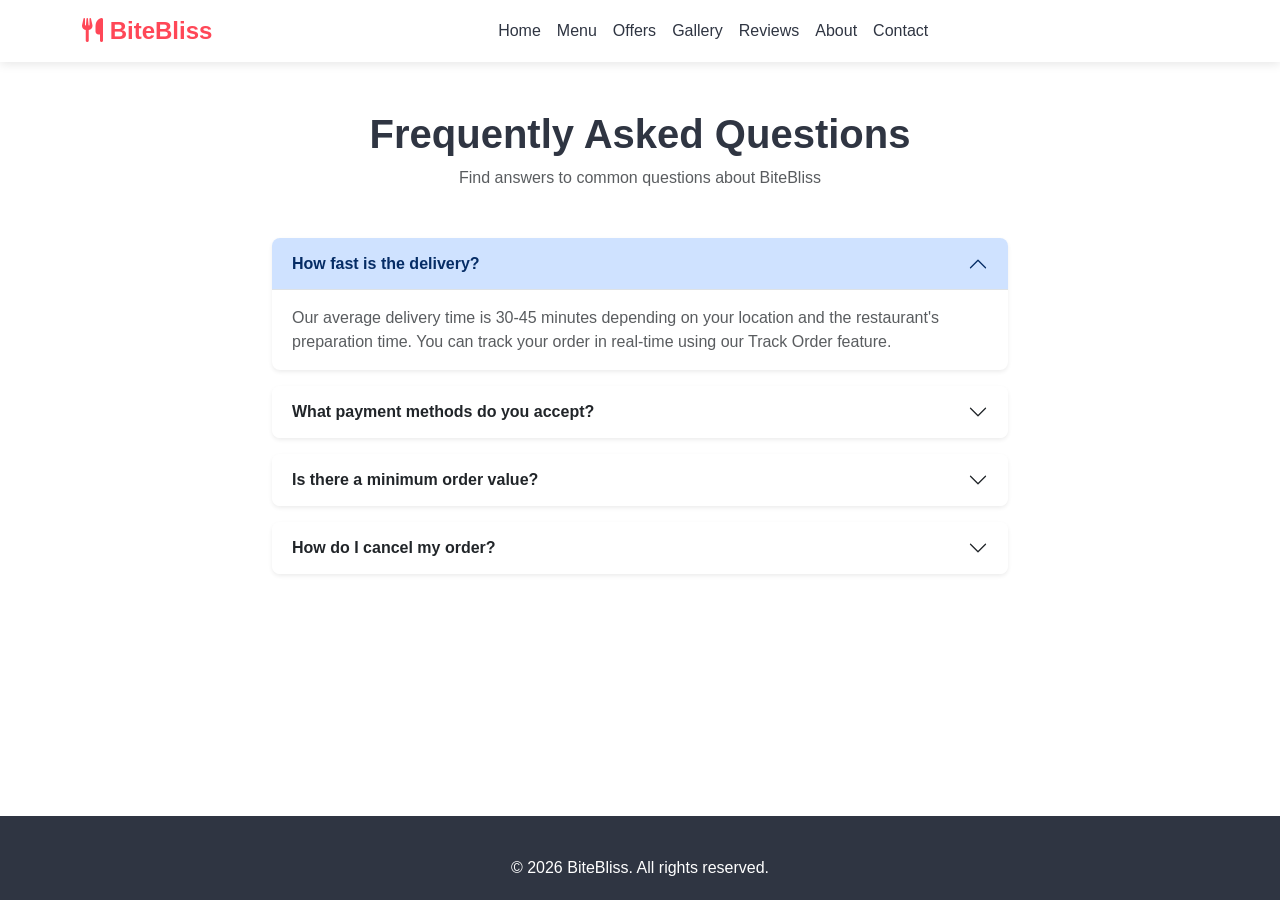
<file: faq.html>
<!DOCTYPE html>
<html lang="en">
<head>
    <meta charset="UTF-8">
    <meta name="viewport" content="width=device-width, initial-scale=1.0">
    <title>FAQ - BiteBliss</title>
    <link href="https://cdn.jsdelivr.net/npm/bootstrap@5.3.0/dist/css/bootstrap.min.css" rel="stylesheet">
    <link rel="stylesheet" href="https://cdnjs.cloudflare.com/ajax/libs/font-awesome/6.4.0/css/all.min.css">
    <link rel="stylesheet" href="css/style.css">
</head>
<body>
    <!-- Navbar -->
    <nav class="navbar navbar-expand-lg sticky-top">
        <div class="container">
            <a class="navbar-brand" href="index.html"><i class="fas fa-utensils"></i> BiteBliss</a>
            <button class="navbar-toggler" type="button" data-bs-toggle="collapse" data-bs-target="#navbarNav">
                <span class="navbar-toggler-icon"></span>
            </button>
            <div class="collapse navbar-collapse" id="navbarNav">
                <ul class="navbar-nav mx-auto">
                    <li class="nav-item"><a class="nav-link" href="index.html">Home</a></li>
                    <li class="nav-item"><a class="nav-link" href="menu.html">Menu</a></li>
                    <li class="nav-item"><a class="nav-link" href="offers.html">Offers</a></li>
                    <li class="nav-item"><a class="nav-link" href="gallery.html">Gallery</a></li>
                    <li class="nav-item"><a class="nav-link" href="reviews.html">Reviews</a></li>
                    <li class="nav-item"><a class="nav-link" href="about.html">About</a></li>
                    <li class="nav-item"><a class="nav-link" href="contact.html">Contact</a></li>
                </ul>
            </div>
        </div>
    </nav>

    <main class="py-5">
        <div class="container">
            <div class="text-center mb-5">
                <h1 class="fw-bold">Frequently Asked Questions</h1>
                <p class="text-muted">Find answers to common questions about BiteBliss</p>
            </div>

            <div class="row justify-content-center">
                <div class="col-md-8">
                    <div class="accordion" id="faqAccordion">
                        <div class="accordion-item border-0 mb-3 shadow-sm rounded-3 overflow-hidden">
                            <h2 class="accordion-header">
                                <button class="accordion-button fw-bold" type="button" data-bs-toggle="collapse" data-bs-target="#faq1">
                                    How fast is the delivery?
                                </button>
                            </h2>
                            <div id="faq1" class="accordion-collapse collapse show" data-bs-parent="#faqAccordion">
                                <div class="accordion-body text-muted">
                                    Our average delivery time is 30-45 minutes depending on your location and the restaurant's preparation time. You can track your order in real-time using our Track Order feature.
                                </div>
                            </div>
                        </div>

                        <div class="accordion-item border-0 mb-3 shadow-sm rounded-3 overflow-hidden">
                            <h2 class="accordion-header">
                                <button class="accordion-button collapsed fw-bold" type="button" data-bs-toggle="collapse" data-bs-target="#faq2">
                                    What payment methods do you accept?
                                </button>
                            </h2>
                            <div id="faq2" class="accordion-collapse collapse" data-bs-parent="#faqAccordion">
                                <div class="accordion-body text-muted">
                                    We accept all major Credit and Debit cards, UPI (Google Pay, PhonePe, Paytm), Net Banking, and Cash on Delivery (COD).
                                </div>
                            </div>
                        </div>

                        <div class="accordion-item border-0 mb-3 shadow-sm rounded-3 overflow-hidden">
                            <h2 class="accordion-header">
                                <button class="accordion-button collapsed fw-bold" type="button" data-bs-toggle="collapse" data-bs-target="#faq3">
                                    Is there a minimum order value?
                                </button>
                            </h2>
                            <div id="faq3" class="accordion-collapse collapse" data-bs-parent="#faqAccordion">
                                <div class="accordion-body text-muted">
                                    Yes, the minimum order value is ₹149 for free delivery eligibility. For orders below this amount, a small delivery fee of ₹40 applies.
                                </div>
                            </div>
                        </div>

                        <div class="accordion-item border-0 mb-3 shadow-sm rounded-3 overflow-hidden">
                            <h2 class="accordion-header">
                                <button class="accordion-button collapsed fw-bold" type="button" data-bs-toggle="collapse" data-bs-target="#faq4">
                                    How do I cancel my order?
                                </button>
                            </h2>
                            <div id="faq4" class="accordion-collapse collapse" data-bs-parent="#faqAccordion">
                                <div class="accordion-body text-muted">
                                    You can cancel your order within 60 seconds of placing it directly from the app. Once the restaurant starts preparing your food, cancellation is not possible.
                                </div>
                            </div>
                        </div>
                    </div>
                </div>
            </div>
        </div>
    </main>

    <!-- Footer -->
    <footer>
        <div class="container text-center">
            <p class="mb-0">&copy; 2026 BiteBliss. All rights reserved.</p>
        </div>
    </footer>
    <script src="https://cdn.jsdelivr.net/npm/bootstrap@5.3.0/dist/js/bootstrap.bundle.min.js"></script>
    <script src="js/script.js"></script>
</body>
</html>
</file>
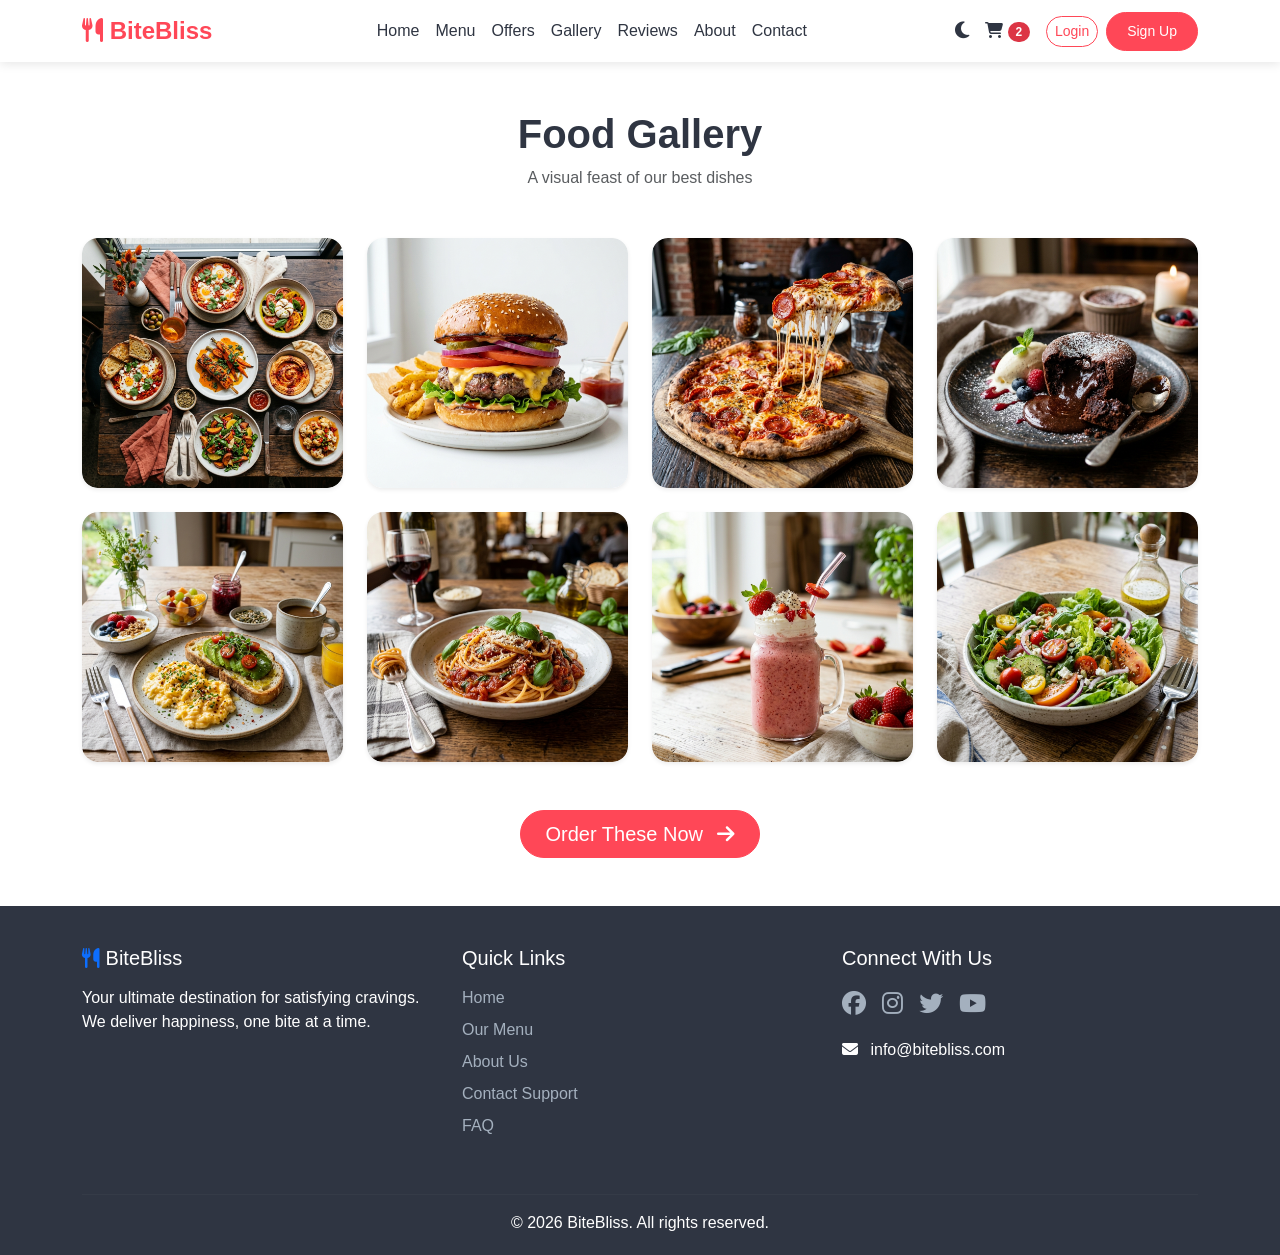
<file: gallery.html>
<!DOCTYPE html>
<html lang="en">
<head>
    <meta charset="UTF-8">
    <meta name="viewport" content="width=device-width, initial-scale=1.0">
    <title>Gallery - BiteBliss</title>
    <!-- Bootstrap CSS -->
    <link href="https://cdn.jsdelivr.net/npm/bootstrap@5.3.0/dist/css/bootstrap.min.css" rel="stylesheet">
    <!-- FontAwesome Icons -->
    <link rel="stylesheet" href="https://cdnjs.cloudflare.com/ajax/libs/font-awesome/6.4.0/css/all.min.css">
    <!-- Custom CSS -->
    <link rel="stylesheet" href="css/style.css">
</head>
<body>
    <!-- Navbar -->
    <nav class="navbar navbar-expand-lg sticky-top">
        <div class="container">
            <a class="navbar-brand" href="index.html"><i class="fas fa-utensils"></i> BiteBliss</a>
            <button class="navbar-toggler" type="button" data-bs-toggle="collapse" data-bs-target="#navbarNav">
                <span class="navbar-toggler-icon"></span>
            </button>
            <div class="collapse navbar-collapse" id="navbarNav">
                <ul class="navbar-nav mx-auto">
                    <li class="nav-item"><a class="nav-link" href="index.html">Home</a></li>
                    <li class="nav-item"><a class="nav-link" href="menu.html">Menu</a></li>
                    <li class="nav-item"><a class="nav-link" href="offers.html">Offers</a></li>
                    <li class="nav-item"><a class="nav-link active" href="gallery.html">Gallery</a></li>
                    <li class="nav-item"><a class="nav-link" href="reviews.html">Reviews</a></li>
                    <li class="nav-item"><a class="nav-link" href="about.html">About</a></li>
                    <li class="nav-item"><a class="nav-link" href="contact.html">Contact</a></li>
                </ul>
                <div class="d-flex align-items-center mt-2 mt-lg-0">
                    <span id="darkModeToggle" class="me-3" title="Toggle Dark Mode"><i class="fas fa-moon"></i></span>
                    <a href="cart.html" class="nav-link me-3"><i class="fas fa-shopping-cart"></i> <span class="badge bg-danger rounded-pill">2</span></a>
                    <a href="login.html" class="btn btn-outline-primary btn-sm me-2">Login</a>
                    <a href="register.html" class="btn btn-primary btn-sm">Sign Up</a>
                </div>
            </div>
        </div>
    </nav>

    <!-- Main Content -->
    <main class="py-5">
        <div class="container">
            <div class="text-center mb-5">
                <h1 class="fw-bold">Food Gallery</h1>
                <p class="text-muted">A visual feast of our best dishes</p>
            </div>
            
            <div class="row g-4">
                <div class="col-sm-6 col-md-4 col-lg-3">
                    <div class="overflow-hidden rounded-4 shadow-sm h-100">
                        <img src="images/hero_food.png" alt="Delicious Food" class="gallery-img">
                    </div>
                </div>
                <div class="col-sm-6 col-md-4 col-lg-3">
                    <div class="overflow-hidden rounded-4 shadow-sm h-100">
                        <img src="images/burger.png" alt="Burger" class="gallery-img">
                    </div>
                </div>
                <div class="col-sm-6 col-md-4 col-lg-3">
                    <div class="overflow-hidden rounded-4 shadow-sm h-100">
                        <img src="images/pizza.png" alt="Pizza" class="gallery-img">
                    </div>
                </div>
                <div class="col-sm-6 col-md-4 col-lg-3">
                    <div class="overflow-hidden rounded-4 shadow-sm h-100">
                        <img src="images/dessert.png" alt="Dessert" class="gallery-img">
                    </div>
                </div>
                <div class="col-sm-6 col-md-4 col-lg-3">
                    <div class="overflow-hidden rounded-4 shadow-sm h-100">
                        <img src="images/gallery_breakfast.png" alt="Breakfast" class="gallery-img">
                    </div>
                </div>
                <div class="col-sm-6 col-md-4 col-lg-3">
                    <div class="overflow-hidden rounded-4 shadow-sm h-100">
                        <img src="images/gallery_pasta.png" alt="Pasta" class="gallery-img">
                    </div>
                </div>
                <div class="col-sm-6 col-md-4 col-lg-3">
                    <div class="overflow-hidden rounded-4 shadow-sm h-100">
                        <img src="images/smoothie.png" alt="Smoothie" class="gallery-img">
                    </div>
                </div>
                <div class="col-sm-6 col-md-4 col-lg-3">
                    <div class="overflow-hidden rounded-4 shadow-sm h-100">
                        <img src="images/gallery_salad.png" alt="Salad" class="gallery-img">
                    </div>
                </div>
            </div>
            
            <div class="text-center mt-5">
                <a href="menu.html" class="btn btn-primary btn-lg rounded-pill px-4">Order These Now <i class="fas fa-arrow-right ms-2"></i></a>
            </div>
        </div>
    </main>

    <!-- Footer -->
    <footer>
        <div class="container">
            <div class="row">
                <div class="col-md-4 mb-4">
                    <h5><i class="fas fa-utensils text-primary"></i> BiteBliss</h5>
                    <p class="mt-3">Your ultimate destination for satisfying cravings. We deliver happiness, one bite at a time.</p>
                </div>
                <div class="col-md-4 mb-4">
                    <h5>Quick Links</h5>
                    <ul class="list-unstyled mt-3">
                        <li class="mb-2"><a href="index.html">Home</a></li>
                        <li class="mb-2"><a href="menu.html">Our Menu</a></li>
                        <li class="mb-2"><a href="about.html">About Us</a></li>
                        <li class="mb-2"><a href="contact.html">Contact Support</a></li>
                        <li class="mb-2"><a href="faq.html">FAQ</a></li>
                    </ul>
                </div>
                <div class="col-md-4 mb-4">
                    <h5>Connect With Us</h5>
                    <div class="d-flex gap-3 mt-3 fs-4">
                        <a href="#"><i class="fab fa-facebook"></i></a>
                        <a href="#"><i class="fab fa-instagram"></i></a>
                        <a href="#"><i class="fab fa-twitter"></i></a>
                        <a href="#"><i class="fab fa-youtube"></i></a>
                    </div>
                    <p class="mt-3"><i class="fas fa-envelope me-2"></i> info@bitebliss.com</p>
                </div>
            </div>
            <hr style="border-color: rgba(255,255,255,0.1);">
            <div class="text-center mt-3">
                <p class="mb-0">&copy; 2026 BiteBliss. All rights reserved.</p>
            </div>
        </div>
    </footer>

    <!-- Bootstrap JS -->
    <script src="https://cdn.jsdelivr.net/npm/bootstrap@5.3.0/dist/js/bootstrap.bundle.min.js"></script>
    <!-- Custom JS -->
    <script src="js/script.js"></script>
</body>
</html>
</file>
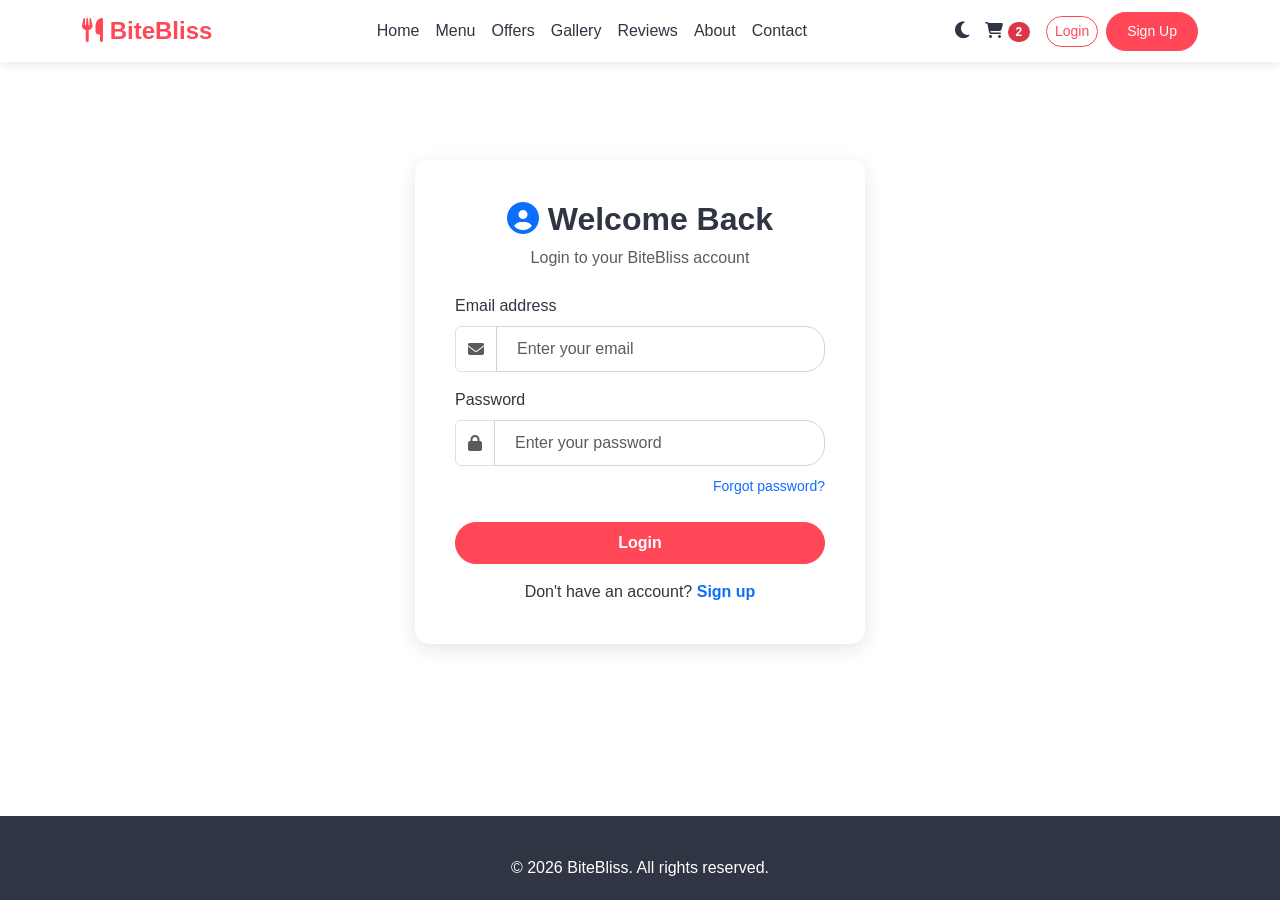
<file: login.html>
<!DOCTYPE html>
<html lang="en">
<head>
    <meta charset="UTF-8">
    <meta name="viewport" content="width=device-width, initial-scale=1.0">
    <title>Login - BiteBliss</title>
    <!-- Bootstrap CSS -->
    <link href="https://cdn.jsdelivr.net/npm/bootstrap@5.3.0/dist/css/bootstrap.min.css" rel="stylesheet">
    <!-- FontAwesome Icons -->
    <link rel="stylesheet" href="https://cdnjs.cloudflare.com/ajax/libs/font-awesome/6.4.0/css/all.min.css">
    <!-- Custom CSS -->
    <link rel="stylesheet" href="css/style.css">
</head>
<body>
    <!-- Navbar -->
    <nav class="navbar navbar-expand-lg sticky-top">
        <div class="container">
            <a class="navbar-brand" href="index.html"><i class="fas fa-utensils"></i> BiteBliss</a>
            <button class="navbar-toggler" type="button" data-bs-toggle="collapse" data-bs-target="#navbarNav">
                <span class="navbar-toggler-icon"></span>
            </button>
            <div class="collapse navbar-collapse" id="navbarNav">
                <ul class="navbar-nav mx-auto">
                    <li class="nav-item"><a class="nav-link" href="index.html">Home</a></li>
                    <li class="nav-item"><a class="nav-link" href="menu.html">Menu</a></li>
                    <li class="nav-item"><a class="nav-link" href="offers.html">Offers</a></li>
                    <li class="nav-item"><a class="nav-link" href="gallery.html">Gallery</a></li>
                    <li class="nav-item"><a class="nav-link" href="reviews.html">Reviews</a></li>
                    <li class="nav-item"><a class="nav-link" href="about.html">About</a></li>
                    <li class="nav-item"><a class="nav-link" href="contact.html">Contact</a></li>
                </ul>
                <div class="d-flex align-items-center mt-2 mt-lg-0">
                    <span id="darkModeToggle" class="me-3" title="Toggle Dark Mode"><i class="fas fa-moon"></i></span>
                    <a href="cart.html" class="nav-link me-3"><i class="fas fa-shopping-cart"></i> <span class="badge bg-danger rounded-pill">2</span></a>
                    <a href="login.html" class="btn btn-outline-primary btn-sm me-2">Login</a>
                    <a href="register.html" class="btn btn-primary btn-sm">Sign Up</a>
                </div>
            </div>
        </div>
    </nav>

    <!-- Main Content -->
    <main class="py-5">
        <div class="container">
            <div class="auth-container">
                <div class="text-center mb-4">
                    <h2 class="fw-bold"><i class="fas fa-user-circle text-primary"></i> Welcome Back</h2>
                    <p class="text-muted">Login to your BiteBliss account</p>
                </div>
                
                <form id="loginForm">
                    <div class="mb-3">
                        <label for="email" class="form-label">Email address</label>
                        <div class="input-group">
                            <span class="input-group-text bg-white"><i class="fas fa-envelope text-muted"></i></span>
                            <input type="email" class="form-control" id="email" placeholder="Enter your email">
                        </div>
                    </div>
                    
                    <div class="mb-4">
                        <label for="password" class="form-label">Password</label>
                        <div class="input-group">
                            <span class="input-group-text bg-white"><i class="fas fa-lock text-muted"></i></span>
                            <input type="password" class="form-control" id="password" placeholder="Enter your password">
                        </div>
                        <div class="text-end mt-2">
                            <a href="#" class="text-primary text-decoration-none small">Forgot password?</a>
                        </div>
                    </div>
                    
                    <button type="submit" class="btn btn-primary w-100 mb-3 py-2 fw-bold">Login</button>
                    
                    <div class="text-center">
                        <p class="mb-0">Don't have an account? <a href="register.html" class="text-primary fw-bold text-decoration-none">Sign up</a></p>
                    </div>
                </form>
            </div>
        </div>
    </main>

    <!-- Footer -->
    <footer>
        <div class="container text-center">
            <p class="mb-0">&copy; 2026 BiteBliss. All rights reserved.</p>
        </div>
    </footer>

    <!-- Bootstrap JS -->
    <script src="https://cdn.jsdelivr.net/npm/bootstrap@5.3.0/dist/js/bootstrap.bundle.min.js"></script>
    <!-- Custom JS -->
    <script src="js/script.js"></script>
</body>
</html>
</file>
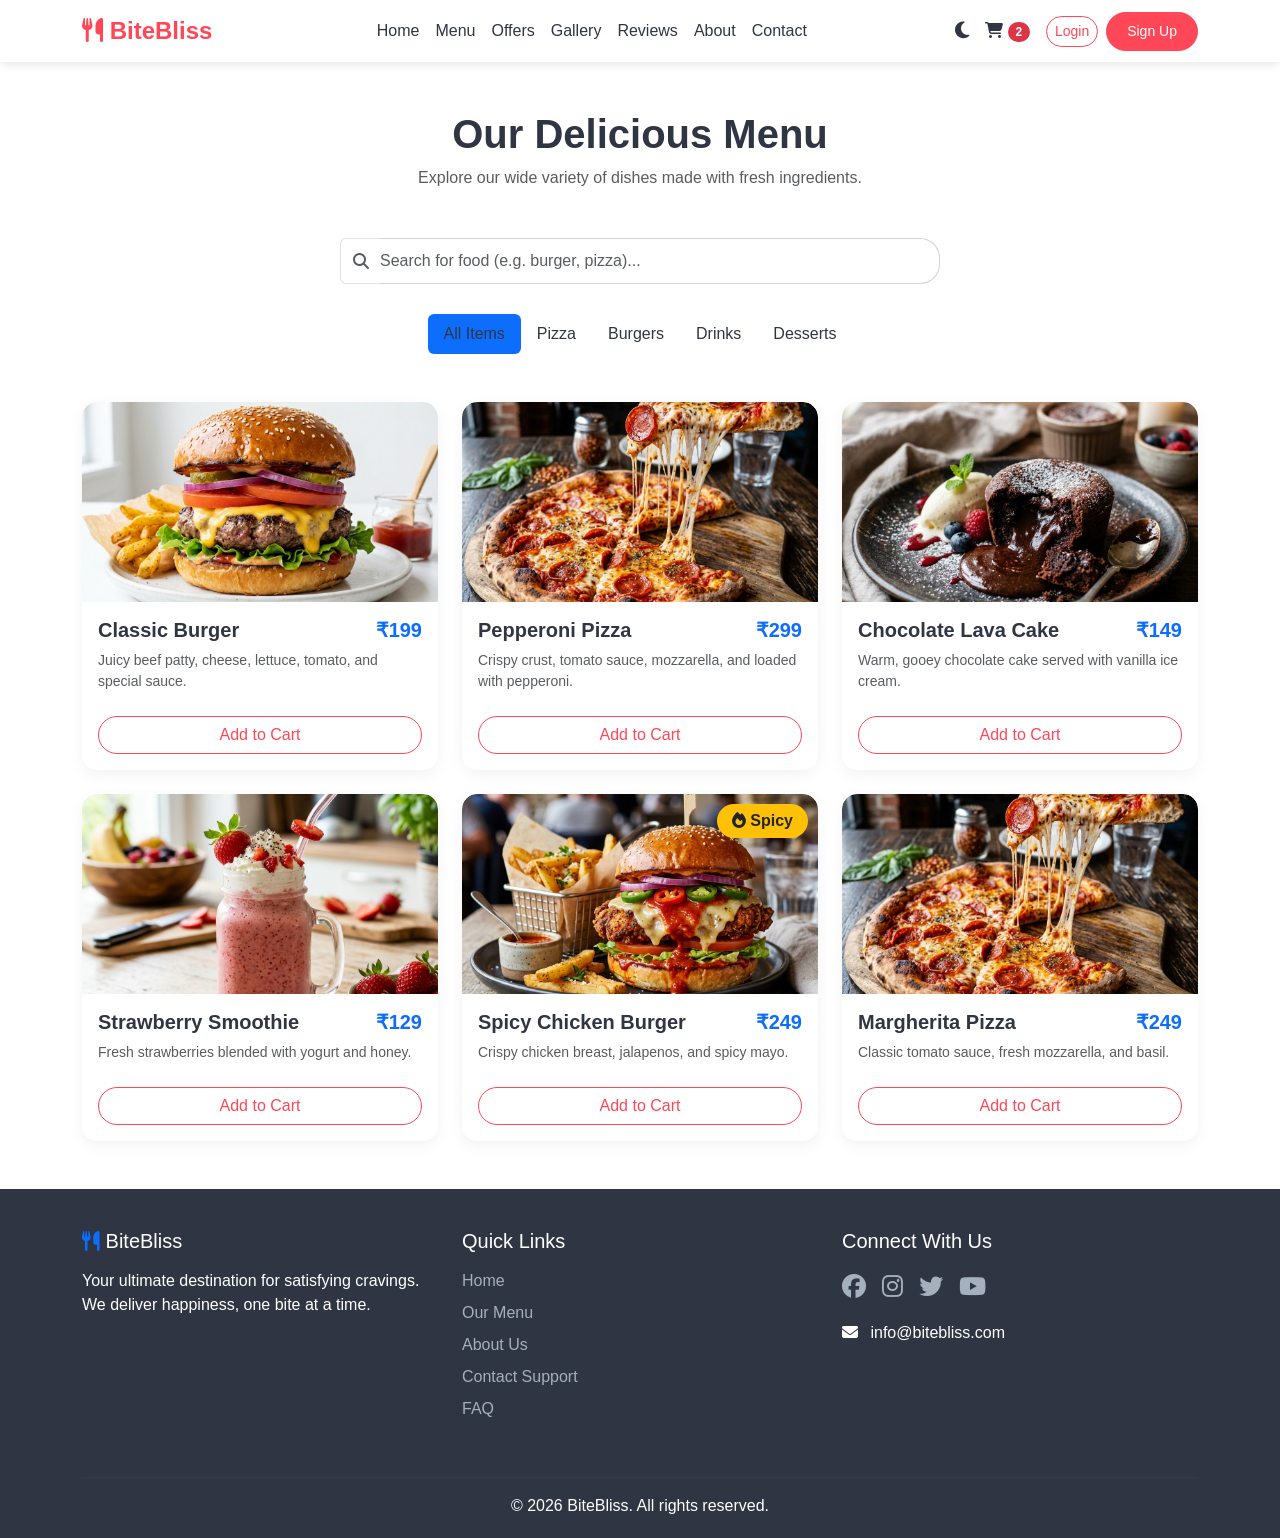
<file: menu.html>
<!DOCTYPE html>
<html lang="en">
<head>
    <meta charset="UTF-8">
    <meta name="viewport" content="width=device-width, initial-scale=1.0">
    <title>Menu - BiteBliss</title>
    <!-- Bootstrap CSS -->
    <link href="https://cdn.jsdelivr.net/npm/bootstrap@5.3.0/dist/css/bootstrap.min.css" rel="stylesheet">
    <!-- FontAwesome Icons -->
    <link rel="stylesheet" href="https://cdnjs.cloudflare.com/ajax/libs/font-awesome/6.4.0/css/all.min.css">
    <!-- Custom CSS -->
    <link rel="stylesheet" href="css/style.css">
</head>
<body>
    <!-- Navbar -->
    <nav class="navbar navbar-expand-lg sticky-top">
        <div class="container">
            <a class="navbar-brand" href="index.html"><i class="fas fa-utensils"></i> BiteBliss</a>
            <button class="navbar-toggler" type="button" data-bs-toggle="collapse" data-bs-target="#navbarNav">
                <span class="navbar-toggler-icon"></span>
            </button>
            <div class="collapse navbar-collapse" id="navbarNav">
                <ul class="navbar-nav mx-auto">
                    <li class="nav-item"><a class="nav-link" href="index.html">Home</a></li>
                    <li class="nav-item"><a class="nav-link active" href="menu.html">Menu</a></li>
                    <li class="nav-item"><a class="nav-link" href="offers.html">Offers</a></li>
                    <li class="nav-item"><a class="nav-link" href="gallery.html">Gallery</a></li>
                    <li class="nav-item"><a class="nav-link" href="reviews.html">Reviews</a></li>
                    <li class="nav-item"><a class="nav-link" href="about.html">About</a></li>
                    <li class="nav-item"><a class="nav-link" href="contact.html">Contact</a></li>
                </ul>
                <div class="d-flex align-items-center mt-2 mt-lg-0">
                    <span id="darkModeToggle" class="me-3" title="Toggle Dark Mode"><i class="fas fa-moon"></i></span>
                    <a href="cart.html" class="nav-link me-3"><i class="fas fa-shopping-cart"></i> <span class="badge bg-danger rounded-pill">2</span></a>
                    <a href="login.html" class="btn btn-outline-primary btn-sm me-2">Login</a>
                    <a href="register.html" class="btn btn-primary btn-sm">Sign Up</a>
                </div>
            </div>
        </div>
    </nav>

    <!-- Main Content -->
    <main class="py-5">
        <div class="container">
            <div class="text-center mb-5">
                <h1 class="fw-bold">Our Delicious Menu</h1>
                <p class="text-muted">Explore our wide variety of dishes made with fresh ingredients.</p>
            </div>

            <!-- Search Bar -->
            <div class="search-container">
                <div class="input-group mb-4">
                    <span class="input-group-text bg-white border-end-0"><i class="fas fa-search text-muted"></i></span>
                    <input type="text" id="menuSearch" class="form-control border-start-0 ps-0" placeholder="Search for food (e.g. burger, pizza)...">
                </div>
            </div>

            <!-- Menu Categories Tabs -->
            <ul class="nav nav-pills justify-content-center mb-5" id="menuTabs" role="tablist">
                <li class="nav-item" role="presentation">
                    <button class="nav-link active" id="all-tab" data-bs-toggle="pill" data-bs-target="#all" type="button" role="tab">All Items</button>
                </li>
                <li class="nav-item" role="presentation">
                    <button class="nav-link" id="pizza-tab" data-bs-toggle="pill" data-bs-target="#pizza" type="button" role="tab">Pizza</button>
                </li>
                <li class="nav-item" role="presentation">
                    <button class="nav-link" id="burgers-tab" data-bs-toggle="pill" data-bs-target="#burgers" type="button" role="tab">Burgers</button>
                </li>
                <li class="nav-item" role="presentation">
                    <button class="nav-link" id="drinks-tab" data-bs-toggle="pill" data-bs-target="#drinks" type="button" role="tab">Drinks</button>
                </li>
                <li class="nav-item" role="presentation">
                    <button class="nav-link" id="desserts-tab" data-bs-toggle="pill" data-bs-target="#desserts" type="button" role="tab">Desserts</button>
                </li>
            </ul>

            <!-- Menu Content -->
            <div class="tab-content" id="menuTabsContent">
                <!-- All Items -->
                <div class="tab-pane fade show active" id="all" role="tabpanel">
                    <div class="row g-4" id="allMenuItems">
                        <!-- Burger 1 -->
                        <div class="col-md-6 col-lg-4 menu-item">
                            <div class="card h-100">
                                <img src="images/burger.png" class="card-img-top" alt="Classic Burger">
                                <div class="card-body">
                                    <div class="d-flex justify-content-between align-items-center mb-2">
                                        <h5 class="card-title fw-bold mb-0">Classic Burger</h5>
                                        <h5 class="text-primary fw-bold mb-0">₹199</h5>
                                    </div>
                                    <p class="card-text text-muted small">Juicy beef patty, cheese, lettuce, tomato, and special sauce.</p>
                                    <button class="btn btn-outline-primary w-100 mt-2 add-to-cart">Add to Cart</button>
                                </div>
                            </div>
                        </div>
                        
                        <!-- Pizza 1 -->
                        <div class="col-md-6 col-lg-4 menu-item">
                            <div class="card h-100">
                                <img src="images/pizza.png" class="card-img-top" alt="Pepperoni Pizza">
                                <div class="card-body">
                                    <div class="d-flex justify-content-between align-items-center mb-2">
                                        <h5 class="card-title fw-bold mb-0">Pepperoni Pizza</h5>
                                        <h5 class="text-primary fw-bold mb-0">₹299</h5>
                                    </div>
                                    <p class="card-text text-muted small">Crispy crust, tomato sauce, mozzarella, and loaded with pepperoni.</p>
                                    <button class="btn btn-outline-primary w-100 mt-2 add-to-cart">Add to Cart</button>
                                </div>
                            </div>
                        </div>

                        <!-- Dessert 1 -->
                        <div class="col-md-6 col-lg-4 menu-item">
                            <div class="card h-100">
                                <img src="images/dessert.png" class="card-img-top" alt="Chocolate Cake">
                                <div class="card-body">
                                    <div class="d-flex justify-content-between align-items-center mb-2">
                                        <h5 class="card-title fw-bold mb-0">Chocolate Lava Cake</h5>
                                        <h5 class="text-primary fw-bold mb-0">₹149</h5>
                                    </div>
                                    <p class="card-text text-muted small">Warm, gooey chocolate cake served with vanilla ice cream.</p>
                                    <button class="btn btn-outline-primary w-100 mt-2 add-to-cart">Add to Cart</button>
                                </div>
                            </div>
                        </div>

                        <!-- Drink 1 -->
                        <div class="col-md-6 col-lg-4 menu-item">
                            <div class="card h-100">
                                <img src="images/smoothie.png" class="card-img-top" alt="Strawberry Smoothie">
                                <div class="card-body">
                                    <div class="d-flex justify-content-between align-items-center mb-2">
                                        <h5 class="card-title fw-bold mb-0">Strawberry Smoothie</h5>
                                        <h5 class="text-primary fw-bold mb-0">₹129</h5>
                                    </div>
                                    <p class="card-text text-muted small">Fresh strawberries blended with yogurt and honey.</p>
                                    <button class="btn btn-outline-primary w-100 mt-2 add-to-cart">Add to Cart</button>
                                </div>
                            </div>
                        </div>

                        <!-- Burger 2 -->
                        <div class="col-md-6 col-lg-4 menu-item">
                            <div class="card h-100">
                                <span class="offer-badge bg-warning text-dark"><i class="fas fa-fire"></i> Spicy</span>
                                <img src="images/spicy_burger.png" class="card-img-top" alt="Spicy Chicken Burger">
                                <div class="card-body">
                                    <div class="d-flex justify-content-between align-items-center mb-2">
                                        <h5 class="card-title fw-bold mb-0">Spicy Chicken Burger</h5>
                                        <h5 class="text-primary fw-bold mb-0">₹249</h5>
                                    </div>
                                    <p class="card-text text-muted small">Crispy chicken breast, jalapenos, and spicy mayo.</p>
                                    <button class="btn btn-outline-primary w-100 mt-2 add-to-cart">Add to Cart</button>
                                </div>
                            </div>
                        </div>

                        <!-- Pizza 2 -->
                        <div class="col-md-6 col-lg-4 menu-item">
                            <div class="card h-100">
                                <img src="images/pizza.png" class="card-img-top" alt="Margherita Pizza">
                                <div class="card-body">
                                    <div class="d-flex justify-content-between align-items-center mb-2">
                                        <h5 class="card-title fw-bold mb-0">Margherita Pizza</h5>
                                        <h5 class="text-primary fw-bold mb-0">₹249</h5>
                                    </div>
                                    <p class="card-text text-muted small">Classic tomato sauce, fresh mozzarella, and basil.</p>
                                    <button class="btn btn-outline-primary w-100 mt-2 add-to-cart">Add to Cart</button>
                                </div>
                            </div>
                        </div>
                    </div>
                </div>

                <!-- Pizza Tab -->
                <div class="tab-pane fade" id="pizza" role="tabpanel">
                    <!-- Similar items would go here in a real app, keeping it simple for the demo -->
                    <div class="alert alert-info text-center">
                        <i class="fas fa-info-circle"></i> In this simple version, please use the "All Items" tab to view all foods.
                    </div>
                </div>
                <!-- Burgers Tab -->
                <div class="tab-pane fade" id="burgers" role="tabpanel">
                    <div class="alert alert-info text-center">
                        <i class="fas fa-info-circle"></i> In this simple version, please use the "All Items" tab to view all foods.
                    </div>
                </div>
                <!-- Drinks Tab -->
                <div class="tab-pane fade" id="drinks" role="tabpanel">
                    <div class="alert alert-info text-center">
                        <i class="fas fa-info-circle"></i> In this simple version, please use the "All Items" tab to view all foods.
                    </div>
                </div>
                <!-- Desserts Tab -->
                <div class="tab-pane fade" id="desserts" role="tabpanel">
                    <div class="alert alert-info text-center">
                        <i class="fas fa-info-circle"></i> In this simple version, please use the "All Items" tab to view all foods.
                    </div>
                </div>
            </div>
        </div>
    </main>

    <!-- Footer -->
    <footer>
        <div class="container">
            <div class="row">
                <div class="col-md-4 mb-4">
                    <h5><i class="fas fa-utensils text-primary"></i> BiteBliss</h5>
                    <p class="mt-3">Your ultimate destination for satisfying cravings. We deliver happiness, one bite at a time.</p>
                </div>
                <div class="col-md-4 mb-4">
                    <h5>Quick Links</h5>
                    <ul class="list-unstyled mt-3">
                        <li class="mb-2"><a href="index.html">Home</a></li>
                        <li class="mb-2"><a href="menu.html">Our Menu</a></li>
                        <li class="mb-2"><a href="about.html">About Us</a></li>
                        <li class="mb-2"><a href="contact.html">Contact Support</a></li>
                        <li class="mb-2"><a href="faq.html">FAQ</a></li>
                    </ul>
                </div>
                <div class="col-md-4 mb-4">
                    <h5>Connect With Us</h5>
                    <div class="d-flex gap-3 mt-3 fs-4">
                        <a href="#"><i class="fab fa-facebook"></i></a>
                        <a href="#"><i class="fab fa-instagram"></i></a>
                        <a href="#"><i class="fab fa-twitter"></i></a>
                        <a href="#"><i class="fab fa-youtube"></i></a>
                    </div>
                    <p class="mt-3"><i class="fas fa-envelope me-2"></i> info@bitebliss.com</p>
                </div>
            </div>
            <hr style="border-color: rgba(255,255,255,0.1);">
            <div class="text-center mt-3">
                <p class="mb-0">&copy; 2026 BiteBliss. All rights reserved.</p>
            </div>
        </div>
    </footer>

    <!-- Bootstrap JS -->
    <script src="https://cdn.jsdelivr.net/npm/bootstrap@5.3.0/dist/js/bootstrap.bundle.min.js"></script>
    <!-- Custom JS -->
    <script src="js/script.js"></script>
</body>
</html>
</file>
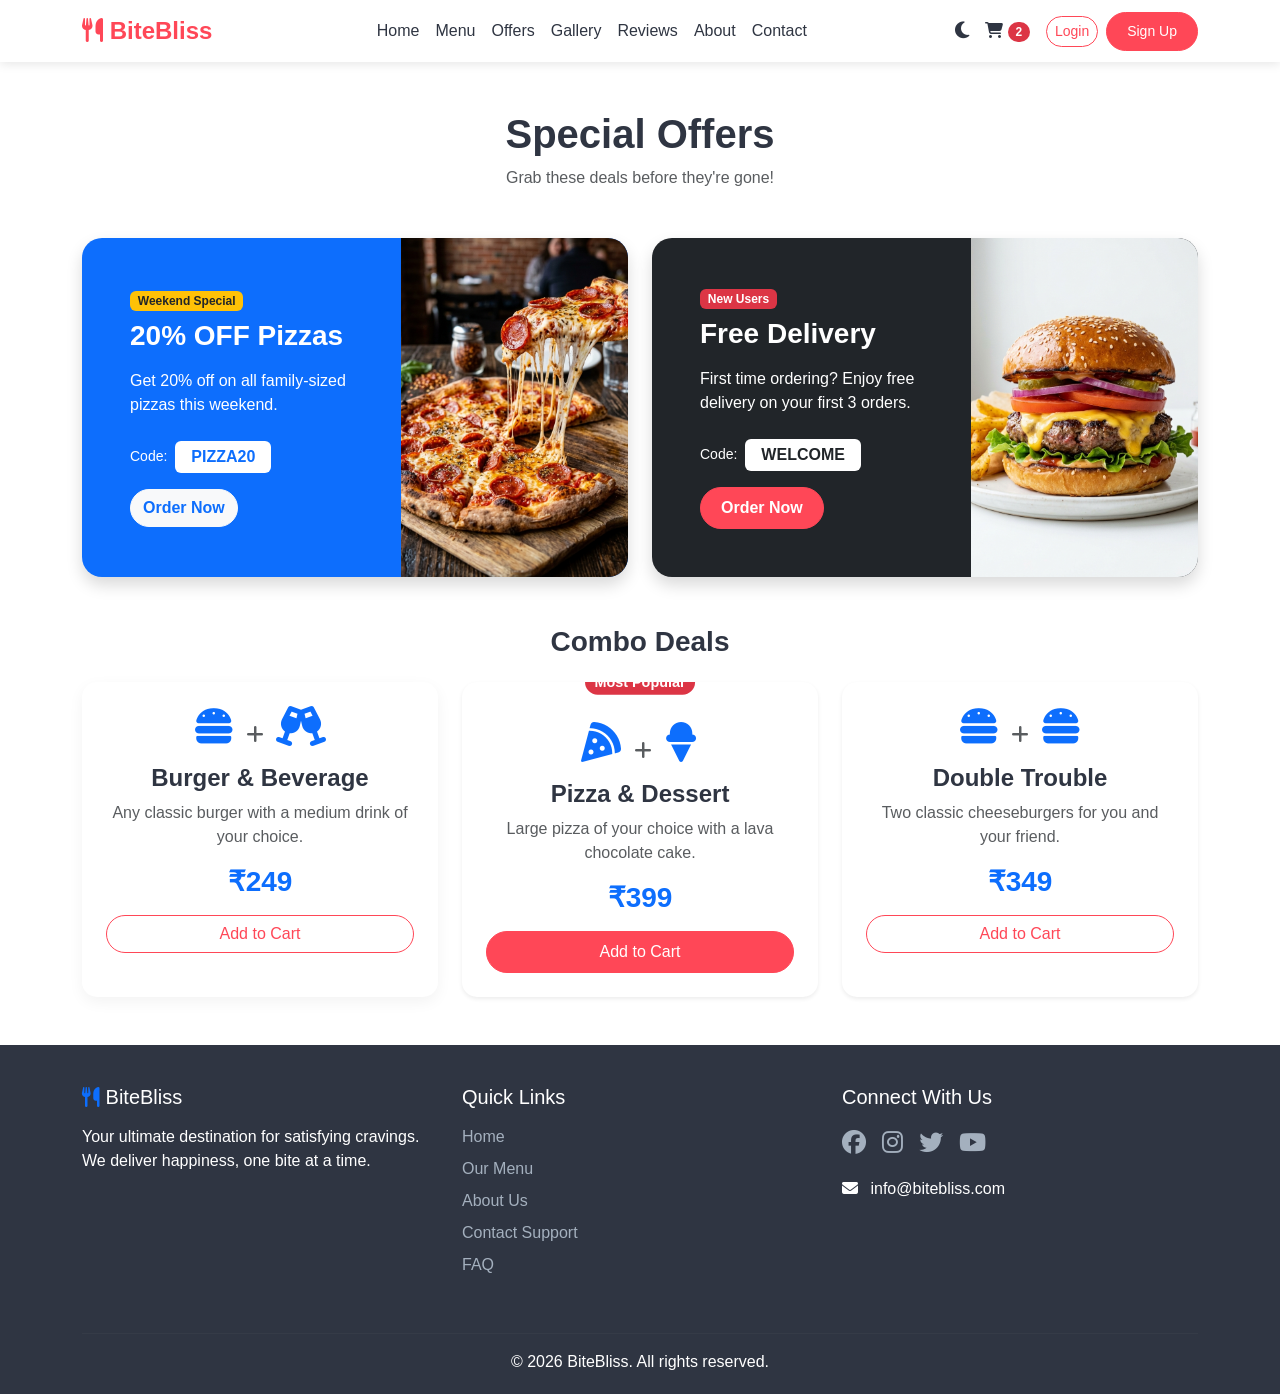
<file: offers.html>
<!DOCTYPE html>
<html lang="en">
<head>
    <meta charset="UTF-8">
    <meta name="viewport" content="width=device-width, initial-scale=1.0">
    <title>Offers - BiteBliss</title>
    <!-- Bootstrap CSS -->
    <link href="https://cdn.jsdelivr.net/npm/bootstrap@5.3.0/dist/css/bootstrap.min.css" rel="stylesheet">
    <!-- FontAwesome Icons -->
    <link rel="stylesheet" href="https://cdnjs.cloudflare.com/ajax/libs/font-awesome/6.4.0/css/all.min.css">
    <!-- Custom CSS -->
    <link rel="stylesheet" href="css/style.css">
</head>
<body>
    <!-- Navbar -->
    <nav class="navbar navbar-expand-lg sticky-top">
        <div class="container">
            <a class="navbar-brand" href="index.html"><i class="fas fa-utensils"></i> BiteBliss</a>
            <button class="navbar-toggler" type="button" data-bs-toggle="collapse" data-bs-target="#navbarNav">
                <span class="navbar-toggler-icon"></span>
            </button>
            <div class="collapse navbar-collapse" id="navbarNav">
                <ul class="navbar-nav mx-auto">
                    <li class="nav-item"><a class="nav-link" href="index.html">Home</a></li>
                    <li class="nav-item"><a class="nav-link" href="menu.html">Menu</a></li>
                    <li class="nav-item"><a class="nav-link active" href="offers.html">Offers</a></li>
                    <li class="nav-item"><a class="nav-link" href="gallery.html">Gallery</a></li>
                    <li class="nav-item"><a class="nav-link" href="reviews.html">Reviews</a></li>
                    <li class="nav-item"><a class="nav-link" href="about.html">About</a></li>
                    <li class="nav-item"><a class="nav-link" href="contact.html">Contact</a></li>
                </ul>
                <div class="d-flex align-items-center mt-2 mt-lg-0">
                    <span id="darkModeToggle" class="me-3" title="Toggle Dark Mode"><i class="fas fa-moon"></i></span>
                    <a href="cart.html" class="nav-link me-3"><i class="fas fa-shopping-cart"></i> <span class="badge bg-danger rounded-pill">2</span></a>
                    <a href="login.html" class="btn btn-outline-primary btn-sm me-2">Login</a>
                    <a href="register.html" class="btn btn-primary btn-sm">Sign Up</a>
                </div>
            </div>
        </div>
    </nav>

    <!-- Main Content -->
    <main class="py-5">
        <div class="container">
            <div class="text-center mb-5">
                <h1 class="fw-bold">Special Offers</h1>
                <p class="text-muted">Grab these deals before they're gone!</p>
            </div>
            
            <div class="row g-4">
                <!-- Offer 1 -->
                <div class="col-md-6">
                    <div class="card bg-primary text-white border-0 shadow h-100" style="border-radius: 20px; overflow: hidden;">
                        <div class="row g-0 align-items-center h-100">
                            <div class="col-sm-7 p-4 p-md-5">
                                <span class="badge bg-warning text-dark mb-2">Weekend Special</span>
                                <h3 class="fw-bold mb-3">20% OFF Pizzas</h3>
                                <p class="mb-4">Get 20% off on all family-sized pizzas this weekend.</p>
                                <div class="d-flex align-items-center mb-3">
                                    <span class="small me-2">Code:</span>
                                    <span class="bg-white text-primary px-3 py-1 rounded fw-bold">PIZZA20</span>
                                </div>
                                <a href="menu.html" class="btn btn-light text-primary fw-bold rounded-pill">Order Now</a>
                            </div>
                            <div class="col-sm-5 d-none d-sm-block" style="background: url('images/pizza.png') center/cover; height: 100%; min-height: 250px;">
                            </div>
                        </div>
                    </div>
                </div>
                
                <!-- Offer 2 -->
                <div class="col-md-6">
                    <div class="card bg-dark text-white border-0 shadow h-100" style="border-radius: 20px; overflow: hidden;">
                        <div class="row g-0 align-items-center h-100">
                            <div class="col-sm-7 p-4 p-md-5">
                                <span class="badge bg-danger mb-2">New Users</span>
                                <h3 class="fw-bold mb-3">Free Delivery</h3>
                                <p class="mb-4">First time ordering? Enjoy free delivery on your first 3 orders.</p>
                                <div class="d-flex align-items-center mb-3">
                                    <span class="small me-2">Code:</span>
                                    <span class="bg-white text-dark px-3 py-1 rounded fw-bold">WELCOME</span>
                                </div>
                                <a href="menu.html" class="btn btn-primary fw-bold rounded-pill">Order Now</a>
                            </div>
                            <div class="col-sm-5 d-none d-sm-block" style="background: url('images/burger.png') center/cover; height: 100%; min-height: 250px;">
                            </div>
                        </div>
                    </div>
                </div>

                <!-- Combo Offer -->
                <div class="col-12 mt-5">
                    <h3 class="fw-bold mb-4 text-center">Combo Deals</h3>
                    <div class="row g-4">
                        <div class="col-md-4">
                            <div class="card h-100 text-center p-4 border-primary border-2">
                                <div class="mb-3">
                                    <i class="fas fa-hamburger fs-1 text-primary"></i>
                                    <i class="fas fa-plus fs-5 mx-2 text-muted"></i>
                                    <i class="fas fa-glass-cheers fs-1 text-primary"></i>
                                </div>
                                <h4 class="fw-bold">Burger & Beverage</h4>
                                <p class="text-muted">Any classic burger with a medium drink of your choice.</p>
                                <h3 class="text-primary fw-bold mb-3">₹249</h3>
                                <button class="btn btn-outline-primary rounded-pill add-to-cart">Add to Cart</button>
                            </div>
                        </div>
                        <div class="col-md-4">
                            <div class="card h-100 text-center p-4 border-0 shadow-sm position-relative">
                                <span class="position-absolute top-0 start-50 translate-middle badge rounded-pill bg-danger" style="font-size: 0.9rem;">Most Popular</span>
                                <div class="mb-3 mt-3">
                                    <i class="fas fa-pizza-slice fs-1 text-primary"></i>
                                    <i class="fas fa-plus fs-5 mx-2 text-muted"></i>
                                    <i class="fas fa-ice-cream fs-1 text-primary"></i>
                                </div>
                                <h4 class="fw-bold">Pizza & Dessert</h4>
                                <p class="text-muted">Large pizza of your choice with a lava chocolate cake.</p>
                                <h3 class="text-primary fw-bold mb-3">₹399</h3>
                                <button class="btn btn-primary rounded-pill add-to-cart">Add to Cart</button>
                            </div>
                        </div>
                        <div class="col-md-4">
                            <div class="card h-100 text-center p-4 border-0 shadow-sm">
                                <div class="mb-3">
                                    <i class="fas fa-hamburger fs-1 text-primary"></i>
                                    <i class="fas fa-plus fs-5 mx-2 text-muted"></i>
                                    <i class="fas fa-hamburger fs-1 text-primary"></i>
                                </div>
                                <h4 class="fw-bold">Double Trouble</h4>
                                <p class="text-muted">Two classic cheeseburgers for you and your friend.</p>
                                <h3 class="text-primary fw-bold mb-3">₹349</h3>
                                <button class="btn btn-outline-primary rounded-pill add-to-cart">Add to Cart</button>
                            </div>
                        </div>
                    </div>
                </div>
            </div>
        </div>
    </main>

    <!-- Footer -->
    <footer>
        <div class="container">
            <div class="row">
                <div class="col-md-4 mb-4">
                    <h5><i class="fas fa-utensils text-primary"></i> BiteBliss</h5>
                    <p class="mt-3">Your ultimate destination for satisfying cravings. We deliver happiness, one bite at a time.</p>
                </div>
                <div class="col-md-4 mb-4">
                    <h5>Quick Links</h5>
                    <ul class="list-unstyled mt-3">
                        <li class="mb-2"><a href="index.html">Home</a></li>
                        <li class="mb-2"><a href="menu.html">Our Menu</a></li>
                        <li class="mb-2"><a href="about.html">About Us</a></li>
                        <li class="mb-2"><a href="contact.html">Contact Support</a></li>
                        <li class="mb-2"><a href="faq.html">FAQ</a></li>
                    </ul>
                </div>
                <div class="col-md-4 mb-4">
                    <h5>Connect With Us</h5>
                    <div class="d-flex gap-3 mt-3 fs-4">
                        <a href="#"><i class="fab fa-facebook"></i></a>
                        <a href="#"><i class="fab fa-instagram"></i></a>
                        <a href="#"><i class="fab fa-twitter"></i></a>
                        <a href="#"><i class="fab fa-youtube"></i></a>
                    </div>
                    <p class="mt-3"><i class="fas fa-envelope me-2"></i> info@bitebliss.com</p>
                </div>
            </div>
            <hr style="border-color: rgba(255,255,255,0.1);">
            <div class="text-center mt-3">
                <p class="mb-0">&copy; 2026 BiteBliss. All rights reserved.</p>
            </div>
        </div>
    </footer>

    <!-- Bootstrap JS -->
    <script src="https://cdn.jsdelivr.net/npm/bootstrap@5.3.0/dist/js/bootstrap.bundle.min.js"></script>
    <!-- Custom JS -->
    <script src="js/script.js"></script>
</body>
</html>
</file>
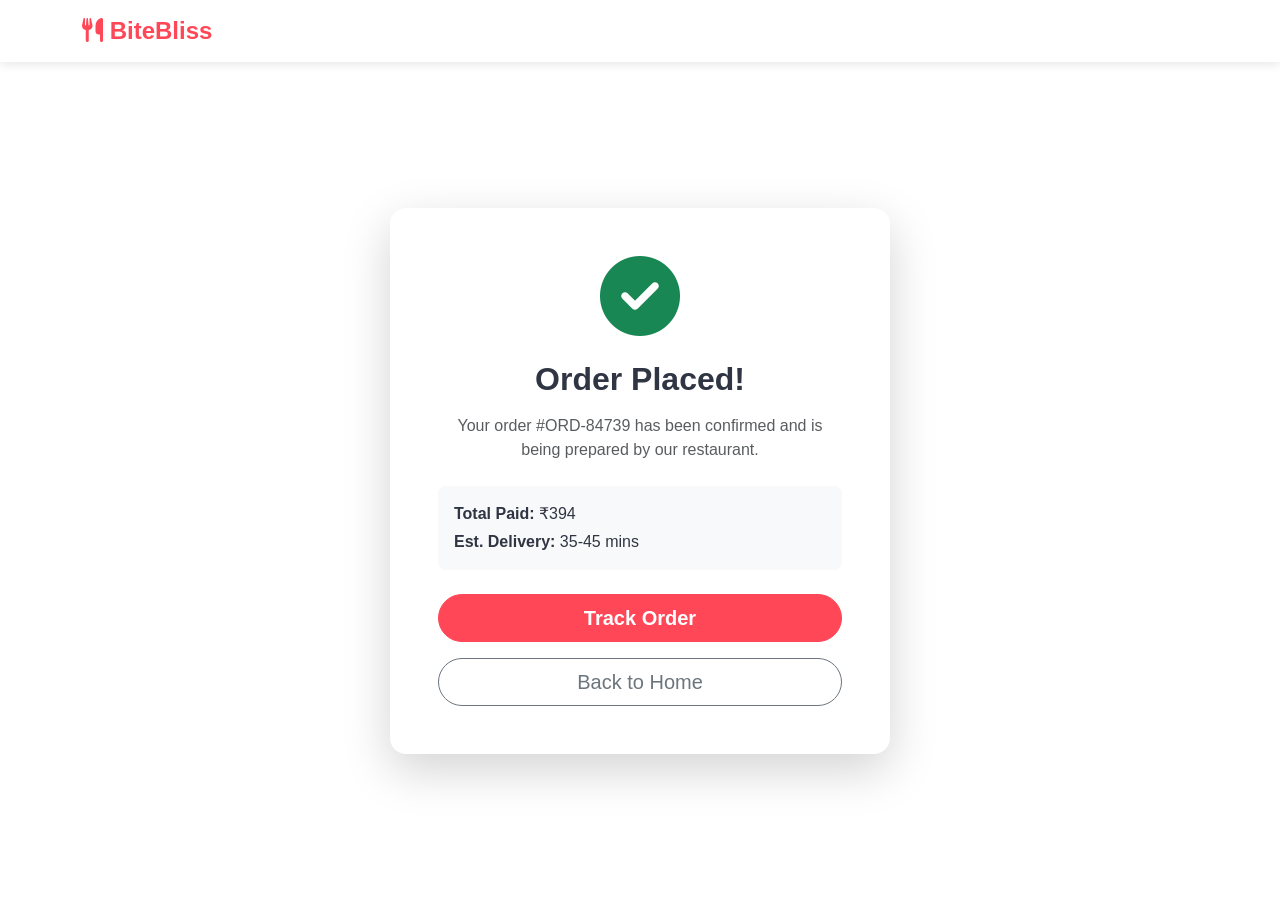
<file: order-success.html>
<!DOCTYPE html>
<html lang="en">
<head>
    <meta charset="UTF-8">
    <meta name="viewport" content="width=device-width, initial-scale=1.0">
    <title>Order Success - BiteBliss</title>
    <link href="https://cdn.jsdelivr.net/npm/bootstrap@5.3.0/dist/css/bootstrap.min.css" rel="stylesheet">
    <link rel="stylesheet" href="https://cdnjs.cloudflare.com/ajax/libs/font-awesome/6.4.0/css/all.min.css">
    <link rel="stylesheet" href="css/style.css">
</head>
<body>
    <nav class="navbar navbar-expand-lg sticky-top">
        <div class="container">
            <a class="navbar-brand" href="index.html"><i class="fas fa-utensils"></i> BiteBliss</a>
        </div>
    </nav>

    <main class="py-5" style="min-height: 80vh; display: flex; align-items: center;">
        <div class="container text-center">
            <div class="card border-0 shadow-lg p-5 rounded-4 mx-auto" style="max-width: 500px;">
                <i class="fas fa-check-circle text-success mb-4" style="font-size: 80px;"></i>
                <h2 class="fw-bold mb-3">Order Placed!</h2>
                <p class="text-muted mb-4">Your order #ORD-84739 has been confirmed and is being prepared by our restaurant.</p>
                
                <div class="bg-light p-3 rounded-3 mb-4 text-start">
                    <p class="mb-1"><span class="fw-bold">Total Paid:</span> ₹394</p>
                    <p class="mb-0"><span class="fw-bold">Est. Delivery:</span> 35-45 mins</p>
                </div>

                <div class="d-grid gap-3">
                    <a href="track-order.html" class="btn btn-primary btn-lg rounded-pill fw-bold">Track Order</a>
                    <a href="index.html" class="btn btn-outline-secondary btn-lg rounded-pill">Back to Home</a>
                </div>
            </div>
        </div>
    </main>
    <script src="js/script.js"></script>
</body>
</html>
</file>
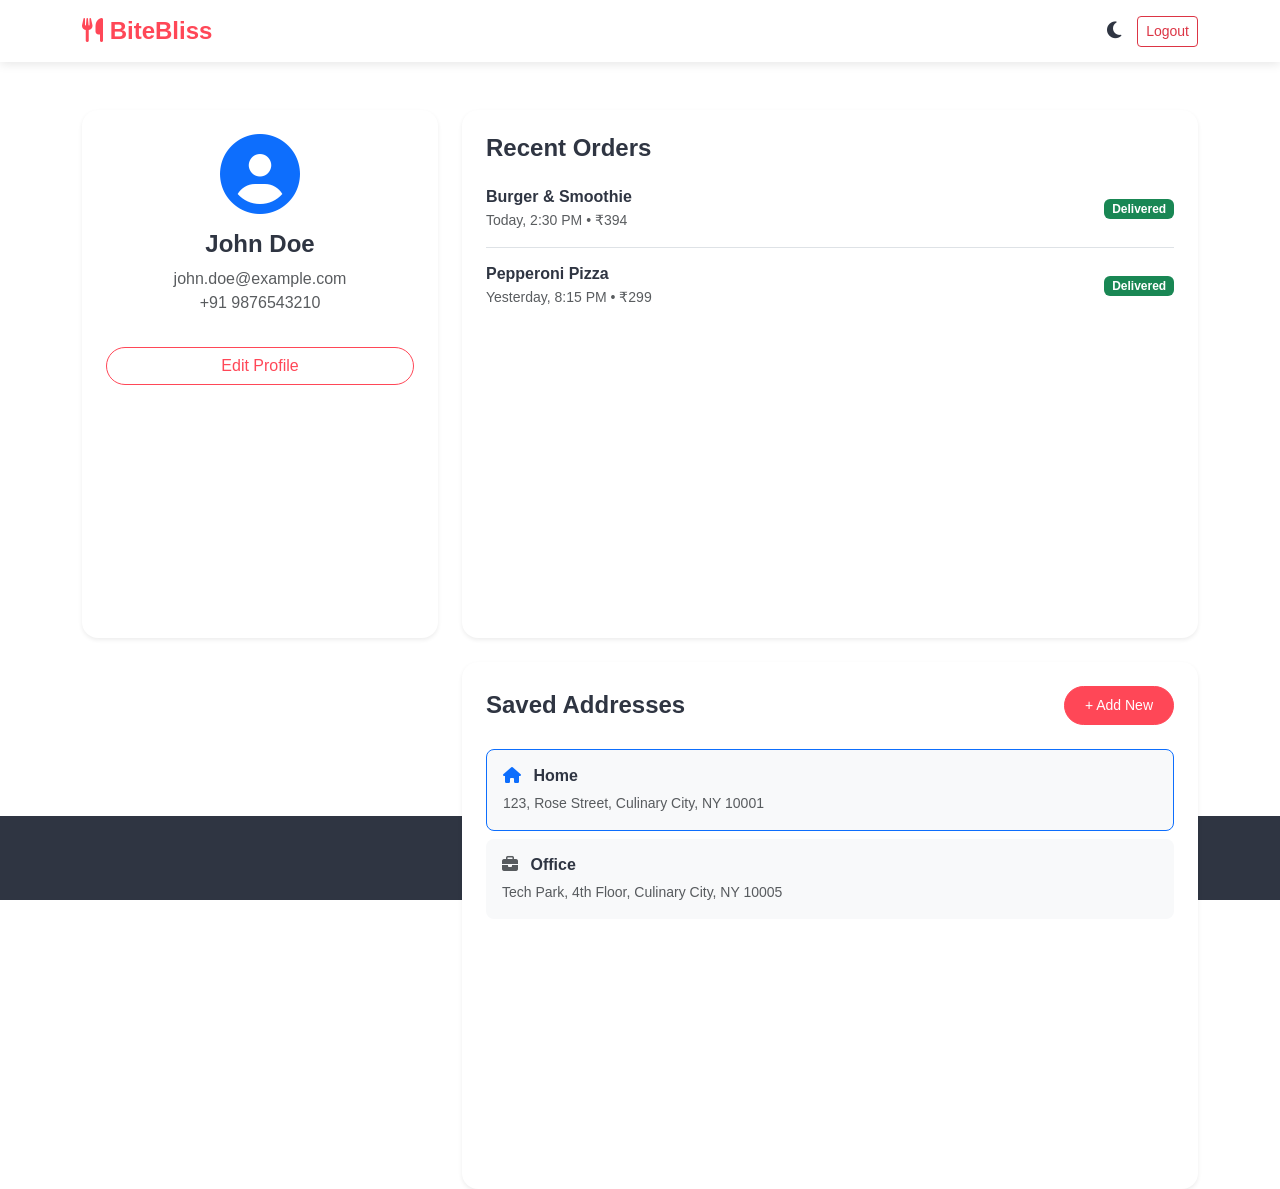
<file: profile.html>
<!DOCTYPE html>
<html lang="en">
<head>
    <meta charset="UTF-8">
    <meta name="viewport" content="width=device-width, initial-scale=1.0">
    <title>Profile - BiteBliss</title>
    <link href="https://cdn.jsdelivr.net/npm/bootstrap@5.3.0/dist/css/bootstrap.min.css" rel="stylesheet">
    <link rel="stylesheet" href="https://cdnjs.cloudflare.com/ajax/libs/font-awesome/6.4.0/css/all.min.css">
    <link rel="stylesheet" href="css/style.css">
</head>
<body>
    <nav class="navbar navbar-expand-lg sticky-top">
        <div class="container">
            <a class="navbar-brand" href="index.html"><i class="fas fa-utensils"></i> BiteBliss</a>
            <div class="ms-auto d-flex align-items-center">
                <span id="darkModeToggle" class="me-3" title="Toggle Dark Mode"><i class="fas fa-moon"></i></span>
                <a href="index.html" class="btn btn-outline-danger btn-sm">Logout</a>
            </div>
        </div>
    </nav>

    <main class="py-5">
        <div class="container">
            <div class="row g-4">
                <div class="col-md-4">
                    <div class="card border-0 shadow-sm rounded-4 p-4 text-center h-100">
                        <i class="fas fa-user-circle text-primary mb-3" style="font-size: 80px;"></i>
                        <h4 class="fw-bold">John Doe</h4>
                        <p class="text-muted">john.doe@example.com<br>+91 9876543210</p>
                        <button class="btn btn-outline-primary rounded-pill mt-3 w-100">Edit Profile</button>
                    </div>
                </div>
                <div class="col-md-8">
                    <div class="card border-0 shadow-sm rounded-4 p-4 mb-4">
                        <h4 class="fw-bold mb-4">Recent Orders</h4>
                        <div class="border-bottom pb-3 mb-3 d-flex justify-content-between align-items-center">
                            <div>
                                <h6 class="fw-bold mb-1">Burger & Smoothie</h6>
                                <p class="text-muted small mb-0">Today, 2:30 PM &bull; ₹394</p>
                            </div>
                            <span class="badge bg-success">Delivered</span>
                        </div>
                        <div class="d-flex justify-content-between align-items-center">
                            <div>
                                <h6 class="fw-bold mb-1">Pepperoni Pizza</h6>
                                <p class="text-muted small mb-0">Yesterday, 8:15 PM &bull; ₹299</p>
                            </div>
                            <span class="badge bg-success">Delivered</span>
                        </div>
                    </div>

                    <div class="card border-0 shadow-sm rounded-4 p-4">
                        <div class="d-flex justify-content-between align-items-center mb-4">
                            <h4 class="fw-bold mb-0">Saved Addresses</h4>
                            <button class="btn btn-sm btn-primary rounded-pill">+ Add New</button>
                        </div>
                        <div class="bg-light p-3 rounded-3 mb-2 border border-primary">
                            <h6 class="fw-bold"><i class="fas fa-home text-primary me-2"></i> Home</h6>
                            <p class="text-muted small mb-0">123, Rose Street, Culinary City, NY 10001</p>
                        </div>
                        <div class="bg-light p-3 rounded-3">
                            <h6 class="fw-bold"><i class="fas fa-briefcase text-muted me-2"></i> Office</h6>
                            <p class="text-muted small mb-0">Tech Park, 4th Floor, Culinary City, NY 10005</p>
                        </div>
                    </div>
                </div>
            </div>
        </div>
    </main>

    <!-- Footer -->
    <footer>
        <div class="container text-center">
            <p class="mb-0">&copy; 2026 BiteBliss. All rights reserved.</p>
        </div>
    </footer>
    <script src="js/script.js"></script>
</body>
</html>
</file>
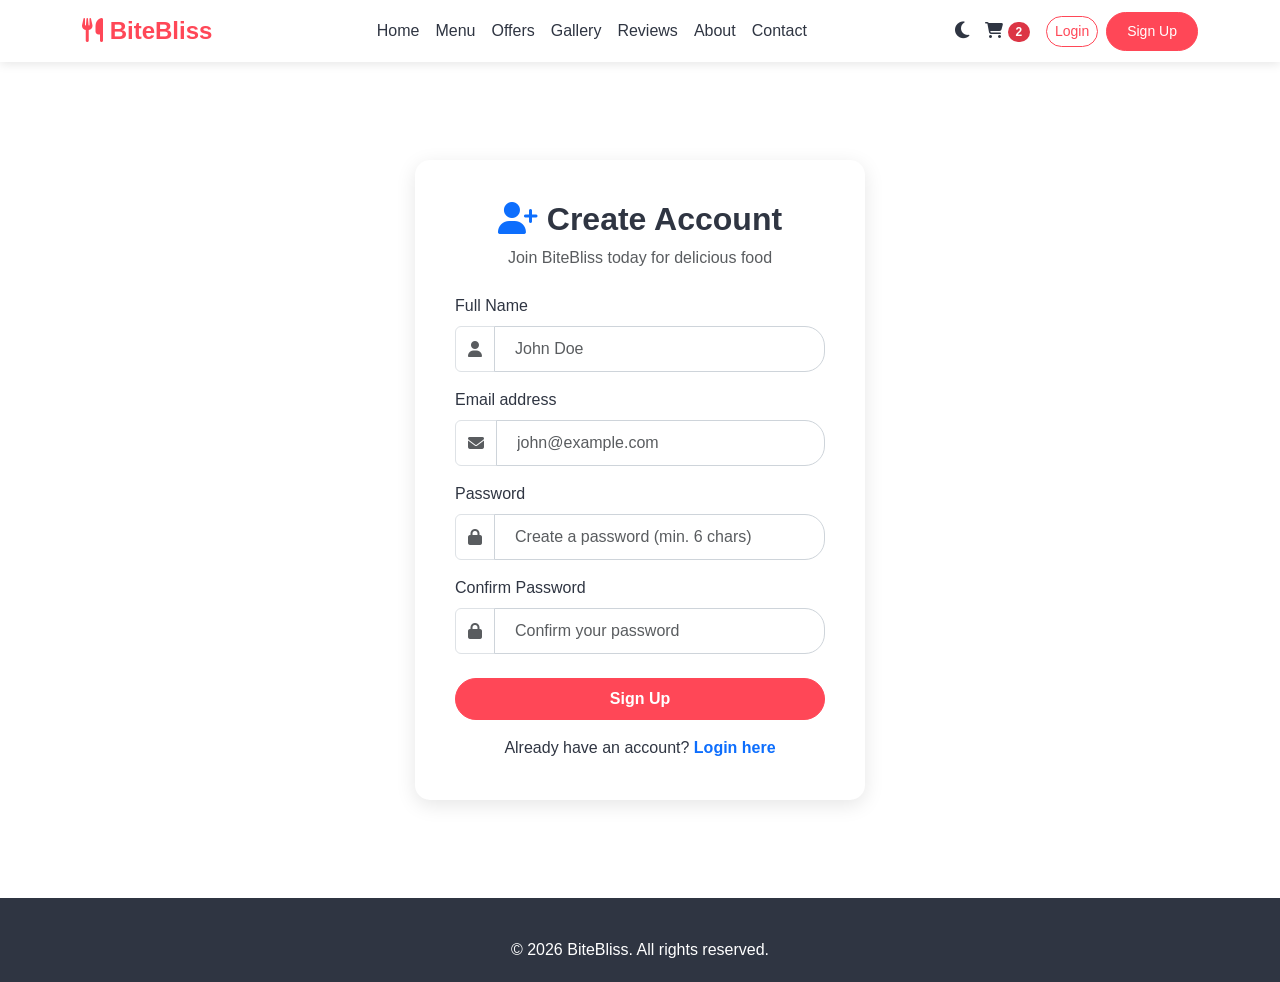
<file: register.html>
<!DOCTYPE html>
<html lang="en">
<head>
    <meta charset="UTF-8">
    <meta name="viewport" content="width=device-width, initial-scale=1.0">
    <title>Register - BiteBliss</title>
    <!-- Bootstrap CSS -->
    <link href="https://cdn.jsdelivr.net/npm/bootstrap@5.3.0/dist/css/bootstrap.min.css" rel="stylesheet">
    <!-- FontAwesome Icons -->
    <link rel="stylesheet" href="https://cdnjs.cloudflare.com/ajax/libs/font-awesome/6.4.0/css/all.min.css">
    <!-- Custom CSS -->
    <link rel="stylesheet" href="css/style.css">
</head>
<body>
    <!-- Navbar -->
    <nav class="navbar navbar-expand-lg sticky-top">
        <div class="container">
            <a class="navbar-brand" href="index.html"><i class="fas fa-utensils"></i> BiteBliss</a>
            <button class="navbar-toggler" type="button" data-bs-toggle="collapse" data-bs-target="#navbarNav">
                <span class="navbar-toggler-icon"></span>
            </button>
            <div class="collapse navbar-collapse" id="navbarNav">
                <ul class="navbar-nav mx-auto">
                    <li class="nav-item"><a class="nav-link" href="index.html">Home</a></li>
                    <li class="nav-item"><a class="nav-link" href="menu.html">Menu</a></li>
                    <li class="nav-item"><a class="nav-link" href="offers.html">Offers</a></li>
                    <li class="nav-item"><a class="nav-link" href="gallery.html">Gallery</a></li>
                    <li class="nav-item"><a class="nav-link" href="reviews.html">Reviews</a></li>
                    <li class="nav-item"><a class="nav-link" href="about.html">About</a></li>
                    <li class="nav-item"><a class="nav-link" href="contact.html">Contact</a></li>
                </ul>
                <div class="d-flex align-items-center mt-2 mt-lg-0">
                    <span id="darkModeToggle" class="me-3" title="Toggle Dark Mode"><i class="fas fa-moon"></i></span>
                    <a href="cart.html" class="nav-link me-3"><i class="fas fa-shopping-cart"></i> <span class="badge bg-danger rounded-pill">2</span></a>
                    <a href="login.html" class="btn btn-outline-primary btn-sm me-2">Login</a>
                    <a href="register.html" class="btn btn-primary btn-sm">Sign Up</a>
                </div>
            </div>
        </div>
    </nav>

    <!-- Main Content -->
    <main class="py-5">
        <div class="container">
            <div class="auth-container">
                <div class="text-center mb-4">
                    <h2 class="fw-bold"><i class="fas fa-user-plus text-primary"></i> Create Account</h2>
                    <p class="text-muted">Join BiteBliss today for delicious food</p>
                </div>
                
                <form id="registerForm">
                    <div class="mb-3">
                        <label for="name" class="form-label">Full Name</label>
                        <div class="input-group">
                            <span class="input-group-text bg-white"><i class="fas fa-user text-muted"></i></span>
                            <input type="text" class="form-control" id="name" placeholder="John Doe">
                        </div>
                    </div>

                    <div class="mb-3">
                        <label for="email" class="form-label">Email address</label>
                        <div class="input-group">
                            <span class="input-group-text bg-white"><i class="fas fa-envelope text-muted"></i></span>
                            <input type="email" class="form-control" id="email" placeholder="john@example.com">
                        </div>
                    </div>
                    
                    <div class="mb-3">
                        <label for="password" class="form-label">Password</label>
                        <div class="input-group">
                            <span class="input-group-text bg-white"><i class="fas fa-lock text-muted"></i></span>
                            <input type="password" class="form-control" id="password" placeholder="Create a password (min. 6 chars)">
                        </div>
                    </div>

                    <div class="mb-4">
                        <label for="confirmPassword" class="form-label">Confirm Password</label>
                        <div class="input-group">
                            <span class="input-group-text bg-white"><i class="fas fa-lock text-muted"></i></span>
                            <input type="password" class="form-control" id="confirmPassword" placeholder="Confirm your password">
                        </div>
                    </div>
                    
                    <button type="submit" class="btn btn-primary w-100 mb-3 py-2 fw-bold">Sign Up</button>
                    
                    <div class="text-center">
                        <p class="mb-0">Already have an account? <a href="login.html" class="text-primary fw-bold text-decoration-none">Login here</a></p>
                    </div>
                </form>
            </div>
        </div>
    </main>

    <!-- Footer -->
    <footer>
        <div class="container text-center">
            <p class="mb-0">&copy; 2026 BiteBliss. All rights reserved.</p>
        </div>
    </footer>

    <!-- Bootstrap JS -->
    <script src="https://cdn.jsdelivr.net/npm/bootstrap@5.3.0/dist/js/bootstrap.bundle.min.js"></script>
    <!-- Custom JS -->
    <script src="js/script.js"></script>
</body>
</html>
</file>
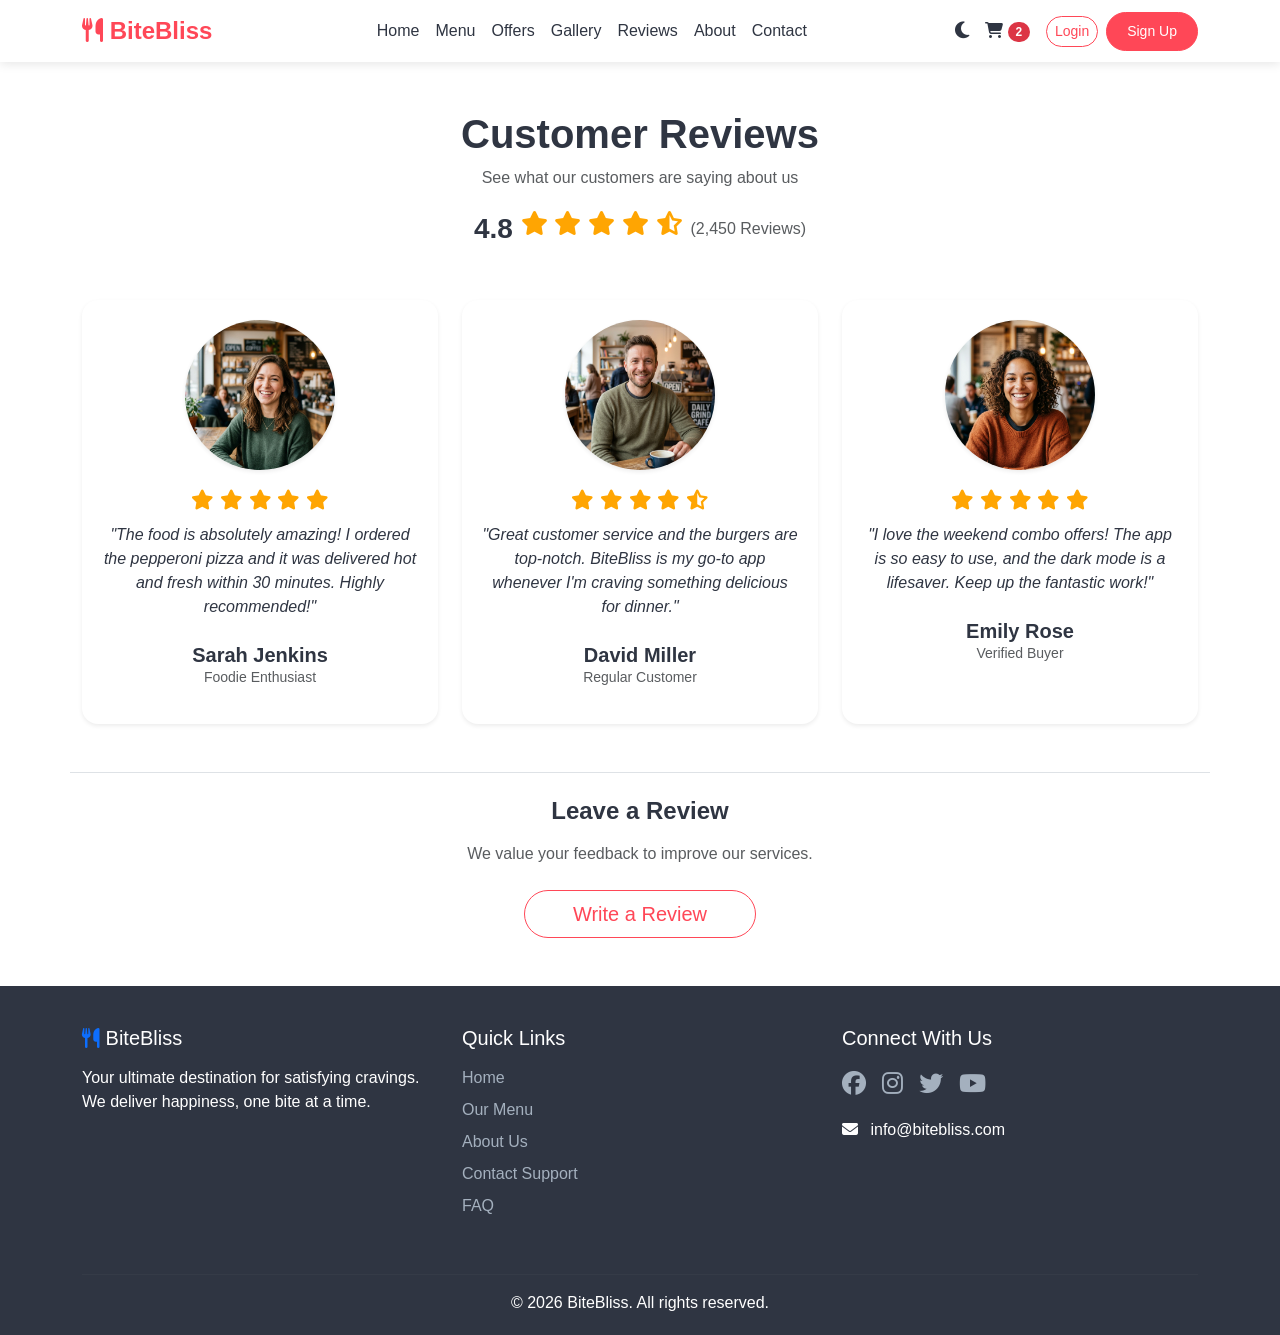
<file: reviews.html>
<!DOCTYPE html>
<html lang="en">
<head>
    <meta charset="UTF-8">
    <meta name="viewport" content="width=device-width, initial-scale=1.0">
    <title>Reviews - BiteBliss</title>
    <!-- Bootstrap CSS -->
    <link href="https://cdn.jsdelivr.net/npm/bootstrap@5.3.0/dist/css/bootstrap.min.css" rel="stylesheet">
    <!-- FontAwesome Icons -->
    <link rel="stylesheet" href="https://cdnjs.cloudflare.com/ajax/libs/font-awesome/6.4.0/css/all.min.css">
    <!-- Custom CSS -->
    <link rel="stylesheet" href="css/style.css">
</head>
<body>
    <!-- Navbar -->
    <nav class="navbar navbar-expand-lg sticky-top">
        <div class="container">
            <a class="navbar-brand" href="index.html"><i class="fas fa-utensils"></i> BiteBliss</a>
            <button class="navbar-toggler" type="button" data-bs-toggle="collapse" data-bs-target="#navbarNav">
                <span class="navbar-toggler-icon"></span>
            </button>
            <div class="collapse navbar-collapse" id="navbarNav">
                <ul class="navbar-nav mx-auto">
                    <li class="nav-item"><a class="nav-link" href="index.html">Home</a></li>
                    <li class="nav-item"><a class="nav-link" href="menu.html">Menu</a></li>
                    <li class="nav-item"><a class="nav-link" href="offers.html">Offers</a></li>
                    <li class="nav-item"><a class="nav-link" href="gallery.html">Gallery</a></li>
                    <li class="nav-item"><a class="nav-link active" href="reviews.html">Reviews</a></li>
                    <li class="nav-item"><a class="nav-link" href="about.html">About</a></li>
                    <li class="nav-item"><a class="nav-link" href="contact.html">Contact</a></li>
                </ul>
                <div class="d-flex align-items-center mt-2 mt-lg-0">
                    <span id="darkModeToggle" class="me-3" title="Toggle Dark Mode"><i class="fas fa-moon"></i></span>
                    <a href="cart.html" class="nav-link me-3"><i class="fas fa-shopping-cart"></i> <span class="badge bg-danger rounded-pill">2</span></a>
                    <a href="login.html" class="btn btn-outline-primary btn-sm me-2">Login</a>
                    <a href="register.html" class="btn btn-primary btn-sm">Sign Up</a>
                </div>
            </div>
        </div>
    </nav>

    <!-- Main Content -->
    <main class="py-5">
        <div class="container">
            <div class="text-center mb-5">
                <h1 class="fw-bold">Customer Reviews</h1>
                <p class="text-muted">See what our customers are saying about us</p>
                <div class="d-flex justify-content-center align-items-center mt-3 gap-2">
                    <h3 class="mb-0 fw-bold">4.8</h3>
                    <div class="stars fs-4">
                        <i class="fas fa-star"></i>
                        <i class="fas fa-star"></i>
                        <i class="fas fa-star"></i>
                        <i class="fas fa-star"></i>
                        <i class="fas fa-star-half-alt"></i>
                    </div>
                    <span class="text-muted">(2,450 Reviews)</span>
                </div>
            </div>
            
            <div class="row g-4">
                <!-- Review 1 -->
                <div class="col-md-4">
                    <div class="card h-100 review-card border-0 shadow-sm rounded-4">
                        <img src="images/customer_1.png" alt="Customer" class="mx-auto shadow-sm" style="width: 150px; height: 150px; object-fit: cover; border-radius: 50%;">
                        <div class="stars mb-2 fs-5">
                            <i class="fas fa-star"></i>
                            <i class="fas fa-star"></i>
                            <i class="fas fa-star"></i>
                            <i class="fas fa-star"></i>
                            <i class="fas fa-star"></i>
                        </div>
                        <p class="fst-italic mb-4">"The food is absolutely amazing! I ordered the pepperoni pizza and it was delivered hot and fresh within 30 minutes. Highly recommended!"</p>
                        <h5 class="fw-bold mb-0">Sarah Jenkins</h5>
                        <p class="text-muted small">Foodie Enthusiast</p>
                    </div>
                </div>
                
                <!-- Review 2 -->
                <div class="col-md-4">
                    <div class="card h-100 review-card border-0 shadow-sm rounded-4">
                        <img src="images/customer_2.png" alt="Customer" class="mx-auto shadow-sm" style="width: 150px; height: 150px; object-fit: cover; border-radius: 50%;">
                        <div class="stars mb-2 fs-5">
                            <i class="fas fa-star"></i>
                            <i class="fas fa-star"></i>
                            <i class="fas fa-star"></i>
                            <i class="fas fa-star"></i>
                            <i class="fas fa-star-half-alt"></i>
                        </div>
                        <p class="fst-italic mb-4">"Great customer service and the burgers are top-notch. BiteBliss is my go-to app whenever I'm craving something delicious for dinner."</p>
                        <h5 class="fw-bold mb-0">David Miller</h5>
                        <p class="text-muted small">Regular Customer</p>
                    </div>
                </div>

                <!-- Review 3 -->
                <div class="col-md-4">
                    <div class="card h-100 review-card border-0 shadow-sm rounded-4">
                        <img src="images/customer_3.png" alt="Customer" class="mx-auto shadow-sm" style="width: 150px; height: 150px; object-fit: cover; border-radius: 50%;">
                        <div class="stars mb-2 fs-5">
                            <i class="fas fa-star"></i>
                            <i class="fas fa-star"></i>
                            <i class="fas fa-star"></i>
                            <i class="fas fa-star"></i>
                            <i class="fas fa-star"></i>
                        </div>
                        <p class="fst-italic mb-4">"I love the weekend combo offers! The app is so easy to use, and the dark mode is a lifesaver. Keep up the fantastic work!"</p>
                        <h5 class="fw-bold mb-0">Emily Rose</h5>
                        <p class="text-muted small">Verified Buyer</p>
                    </div>
                </div>
            </div>

            <!-- Add Review Form (Simple mock) -->
            <div class="row justify-content-center mt-5 pt-4 border-top">
                <div class="col-md-8 text-center">
                    <h4 class="fw-bold mb-3">Leave a Review</h4>
                    <p class="text-muted mb-4">We value your feedback to improve our services.</p>
                    <button class="btn btn-outline-primary btn-lg rounded-pill px-5" onclick="alert('Review submission form would open here.')">Write a Review</button>
                </div>
            </div>
        </div>
    </main>

    <!-- Footer -->
    <footer>
        <div class="container">
            <div class="row">
                <div class="col-md-4 mb-4">
                    <h5><i class="fas fa-utensils text-primary"></i> BiteBliss</h5>
                    <p class="mt-3">Your ultimate destination for satisfying cravings. We deliver happiness, one bite at a time.</p>
                </div>
                <div class="col-md-4 mb-4">
                    <h5>Quick Links</h5>
                    <ul class="list-unstyled mt-3">
                        <li class="mb-2"><a href="index.html">Home</a></li>
                        <li class="mb-2"><a href="menu.html">Our Menu</a></li>
                        <li class="mb-2"><a href="about.html">About Us</a></li>
                        <li class="mb-2"><a href="contact.html">Contact Support</a></li>
                        <li class="mb-2"><a href="faq.html">FAQ</a></li>
                    </ul>
                </div>
                <div class="col-md-4 mb-4">
                    <h5>Connect With Us</h5>
                    <div class="d-flex gap-3 mt-3 fs-4">
                        <a href="#"><i class="fab fa-facebook"></i></a>
                        <a href="#"><i class="fab fa-instagram"></i></a>
                        <a href="#"><i class="fab fa-twitter"></i></a>
                        <a href="#"><i class="fab fa-youtube"></i></a>
                    </div>
                    <p class="mt-3"><i class="fas fa-envelope me-2"></i> info@bitebliss.com</p>
                </div>
            </div>
            <hr style="border-color: rgba(255,255,255,0.1);">
            <div class="text-center mt-3">
                <p class="mb-0">&copy; 2026 BiteBliss. All rights reserved.</p>
            </div>
        </div>
    </footer>

    <!-- Bootstrap JS -->
    <script src="https://cdn.jsdelivr.net/npm/bootstrap@5.3.0/dist/js/bootstrap.bundle.min.js"></script>
    <!-- Custom JS -->
    <script src="js/script.js"></script>
</body>
</html>
</file>
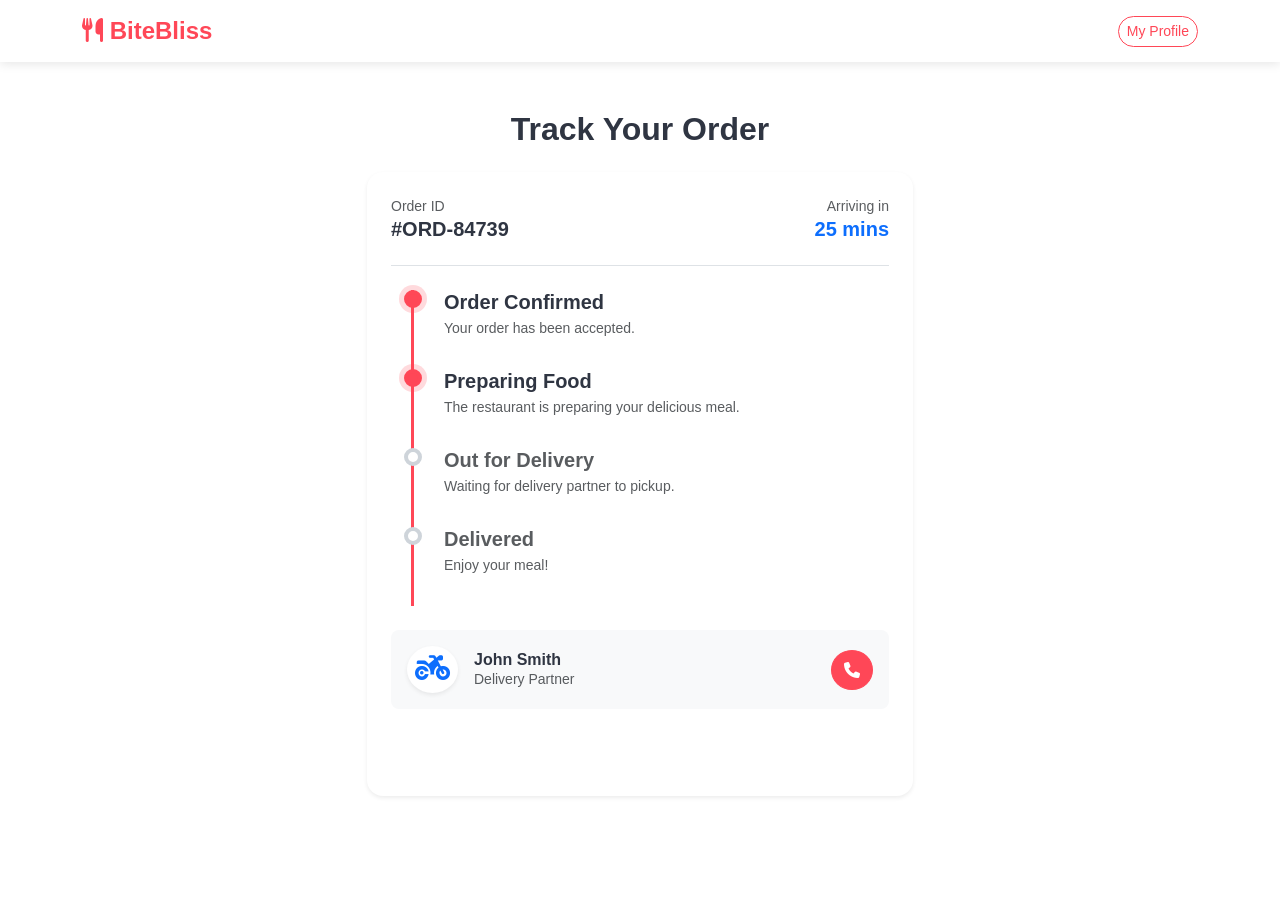
<file: track-order.html>
<!DOCTYPE html>
<html lang="en">
<head>
    <meta charset="UTF-8">
    <meta name="viewport" content="width=device-width, initial-scale=1.0">
    <title>Track Order - BiteBliss</title>
    <link href="https://cdn.jsdelivr.net/npm/bootstrap@5.3.0/dist/css/bootstrap.min.css" rel="stylesheet">
    <link rel="stylesheet" href="https://cdnjs.cloudflare.com/ajax/libs/font-awesome/6.4.0/css/all.min.css">
    <link rel="stylesheet" href="css/style.css">
    <style>
        .timeline { border-left: 3px solid var(--primary-color); margin-left: 20px; padding-left: 30px; position: relative; }
        .timeline-step { margin-bottom: 30px; position: relative; }
        .timeline-step::before {
            content: ''; position: absolute; left: -40px; top: 0; width: 18px; height: 18px;
            background: white; border: 4px solid var(--primary-color); border-radius: 50%;
        }
        .timeline-step.active::before { background: var(--primary-color); box-shadow: 0 0 0 5px rgba(255, 71, 87, 0.2); }
        .timeline-step.pending::before { border-color: #ced4da; }
    </style>
</head>
<body>
    <nav class="navbar navbar-expand-lg sticky-top">
        <div class="container">
            <a class="navbar-brand" href="index.html"><i class="fas fa-utensils"></i> BiteBliss</a>
            <div class="ms-auto"><a href="profile.html" class="btn btn-outline-primary btn-sm">My Profile</a></div>
        </div>
    </nav>

    <main class="py-5">
        <div class="container">
            <div class="row justify-content-center">
                <div class="col-lg-6">
                    <h2 class="fw-bold mb-4 text-center">Track Your Order</h2>
                    <div class="card border-0 shadow-sm p-4 rounded-4">
                        <div class="d-flex justify-content-between border-bottom pb-3 mb-4">
                            <div>
                                <p class="text-muted small mb-0">Order ID</p>
                                <h5 class="fw-bold">#ORD-84739</h5>
                            </div>
                            <div class="text-end">
                                <p class="text-muted small mb-0">Arriving in</p>
                                <h5 class="fw-bold text-primary">25 mins</h5>
                            </div>
                        </div>

                        <div class="timeline">
                            <div class="timeline-step active">
                                <h5 class="fw-bold mb-1">Order Confirmed</h5>
                                <p class="text-muted small">Your order has been accepted.</p>
                            </div>
                            <div class="timeline-step active">
                                <h5 class="fw-bold mb-1">Preparing Food</h5>
                                <p class="text-muted small">The restaurant is preparing your delicious meal.</p>
                            </div>
                            <div class="timeline-step pending">
                                <h5 class="fw-bold mb-1 text-muted">Out for Delivery</h5>
                                <p class="text-muted small">Waiting for delivery partner to pickup.</p>
                            </div>
                            <div class="timeline-step pending">
                                <h5 class="fw-bold mb-1 text-muted">Delivered</h5>
                                <p class="text-muted small">Enjoy your meal!</p>
                            </div>
                        </div>

                        <div class="mt-4 p-3 bg-light rounded-3 d-flex align-items-center">
                            <div class="bg-white p-2 rounded-circle me-3 shadow-sm">
                                <i class="fas fa-motorcycle text-primary fs-3"></i>
                            </div>
                            <div>
                                <h6 class="fw-bold mb-0">John Smith</h6>
                                <p class="text-muted small mb-0">Delivery Partner</p>
                            </div>
                            <a href="#" class="btn btn-primary rounded-circle ms-auto" style="width:40px; height:40px; display:flex; align-items:center; justify-content:center;"><i class="fas fa-phone"></i></a>
                        </div>
                    </div>
                </div>
            </div>
        </div>
    </main>

    <script src="js/script.js"></script>
</body>
</html>
</file>
<file: css/style.css>
/* style.css */
:root {
  --primary-color: #ff4757;
  --primary-hover: #ff6b81;
  --bg-color: #ffffff;
  --text-color: #2f3542;
  --card-bg: #ffffff;
  --nav-bg: #ffffff;
  --footer-bg: #2f3542;
  --footer-text: #ffffff;
  --input-bg: #ffffff;
  --input-border: #ced4da;
}

body.dark-mode {
  --bg-color: #1e272e;
  --text-color: #f1f2f6;
  --card-bg: #2f3542;
  --nav-bg: #2f3542;
  --footer-bg: #111417;
  --input-bg: #3b424d;
  --input-border: #57606f;
}

body {
  background-color: var(--bg-color);
  color: var(--text-color);
  font-family: 'Segoe UI', Tahoma, Geneva, Verdana, sans-serif;
  transition: background-color 0.3s, color 0.3s;
  min-height: 100vh;
  display: flex;
  flex-direction: column;
}

main {
  flex: 1;
}

/* Navbar */
.navbar {
  background-color: var(--nav-bg);
  box-shadow: 0 2px 10px rgba(0, 0, 0, 0.1);
  transition: background-color 0.3s;
}

.navbar-brand {
  color: var(--primary-color) !important;
  font-weight: 700;
  font-size: 1.5rem;
}

.nav-link {
  color: var(--text-color) !important;
  font-weight: 500;
  transition: color 0.3s;
}

.nav-link:hover {
  color: var(--primary-color) !important;
}

/* Buttons */
.btn-primary {
  background-color: var(--primary-color);
  border-color: var(--primary-color);
  border-radius: 25px;
  padding: 8px 20px;
  transition: all 0.3s;
}

.btn-primary:hover {
  background-color: var(--primary-hover);
  border-color: var(--primary-hover);
  transform: translateY(-2px);
}

.btn-outline-primary {
  color: var(--primary-color);
  border-color: var(--primary-color);
  border-radius: 25px;
}

.btn-outline-primary:hover {
  background-color: var(--primary-color);
  border-color: var(--primary-color);
  color: white;
}

/* Cards */
.card {
  background-color: var(--card-bg);
  border: none;
  border-radius: 15px;
  box-shadow: 0 5px 15px rgba(0, 0, 0, 0.05);
  transition: transform 0.3s, box-shadow 0.3s, background-color 0.3s;
  overflow: hidden;
  color: var(--text-color);
  height: 100%;
}

.card:hover {
  transform: translateY(-10px);
  box-shadow: 0 15px 30px rgba(0, 0, 0, 0.1);
}

.card-img-top {
  border-top-left-radius: 15px;
  border-top-right-radius: 15px;
  object-fit: cover;
  height: 200px;
}

/* Hero Section */
.hero-section {
  padding: 80px 0;
  background: linear-gradient(rgba(255, 71, 87, 0.1), rgba(255, 71, 87, 0.05));
  border-radius: 0 0 50px 50px;
  margin-bottom: 50px;
}

.hero-img {
  max-width: 100%;
  border-radius: 20px;
  box-shadow: 0 15px 30px rgba(0,0,0,0.1);
  transform: rotate(-5deg);
  transition: transform 0.3s;
}

.hero-img:hover {
  transform: rotate(0deg) scale(1.05);
}

/* Footer */
footer {
  background-color: var(--footer-bg);
  color: var(--footer-text);
  padding: 40px 0 20px;
  margin-top: auto;
}

footer a {
  color: #a4b0be;
  text-decoration: none;
  transition: color 0.3s;
}

footer a:hover {
  color: var(--primary-color);
}

/* Dark mode toggle */
#darkModeToggle {
  cursor: pointer;
  font-size: 1.2rem;
  color: var(--text-color);
  transition: color 0.3s;
}

/* Auth Forms */
.auth-container {
  max-width: 450px;
  margin: 50px auto;
  padding: 40px;
  border-radius: 15px;
  background-color: var(--card-bg);
  box-shadow: 0 5px 20px rgba(0,0,0,0.1);
  color: var(--text-color);
}

.form-control {
  background-color: var(--input-bg);
  border-color: var(--input-border);
  color: var(--text-color);
  border-radius: 20px;
  padding: 10px 20px;
}

.form-control:focus {
  background-color: var(--input-bg);
  color: var(--text-color);
  border-color: var(--primary-color);
  box-shadow: 0 0 0 0.25rem rgba(255, 71, 87, 0.25);
}

/* Badges/Offers */
.offer-badge {
  position: absolute;
  top: 10px;
  right: 10px;
  background-color: var(--primary-color);
  color: white;
  padding: 5px 15px;
  border-radius: 20px;
  font-weight: bold;
  z-index: 1;
}

/* Categories */
.category-card {
  text-align: center;
  padding: 20px;
  border-radius: 15px;
  background-color: var(--card-bg);
  box-shadow: 0 4px 10px rgba(0,0,0,0.05);
  transition: all 0.3s;
  cursor: pointer;
  color: var(--text-color);
  text-decoration: none;
  display: block;
}

.category-card:hover {
  background-color: var(--primary-color);
  color: white;
  transform: translateY(-5px);
}

.category-card i {
  font-size: 2.5rem;
  margin-bottom: 10px;
  color: var(--primary-color);
}

.category-card:hover i {
  color: white;
}

/* Search Bar */
.search-container {
  max-width: 600px;
  margin: 0 auto 30px;
}

/* Reviews */
.review-card {
  padding: 20px;
  text-align: center;
}

.review-card img {
  width: 80px;
  height: 80px;
  border-radius: 50%;
  margin-bottom: 15px;
  object-fit: cover;
}

.stars {
  color: #ffa502;
  margin-bottom: 10px;
}

/* Cart */
.cart-item {
  display: flex;
  align-items: center;
  padding: 15px 0;
  border-bottom: 1px solid var(--input-border);
}

.cart-item img {
  width: 80px;
  height: 80px;
  border-radius: 10px;
  object-fit: cover;
  margin-right: 15px;
}

.cart-summary {
  background-color: var(--card-bg);
  padding: 25px;
  border-radius: 15px;
  box-shadow: 0 4px 15px rgba(0,0,0,0.05);
}

/* Gallery */
.gallery-img {
  width: 100%;
  height: 250px;
  object-fit: cover;
  border-radius: 15px;
  transition: transform 0.3s;
  cursor: pointer;
}

.gallery-img:hover {
  transform: scale(1.05);
}
</file>
